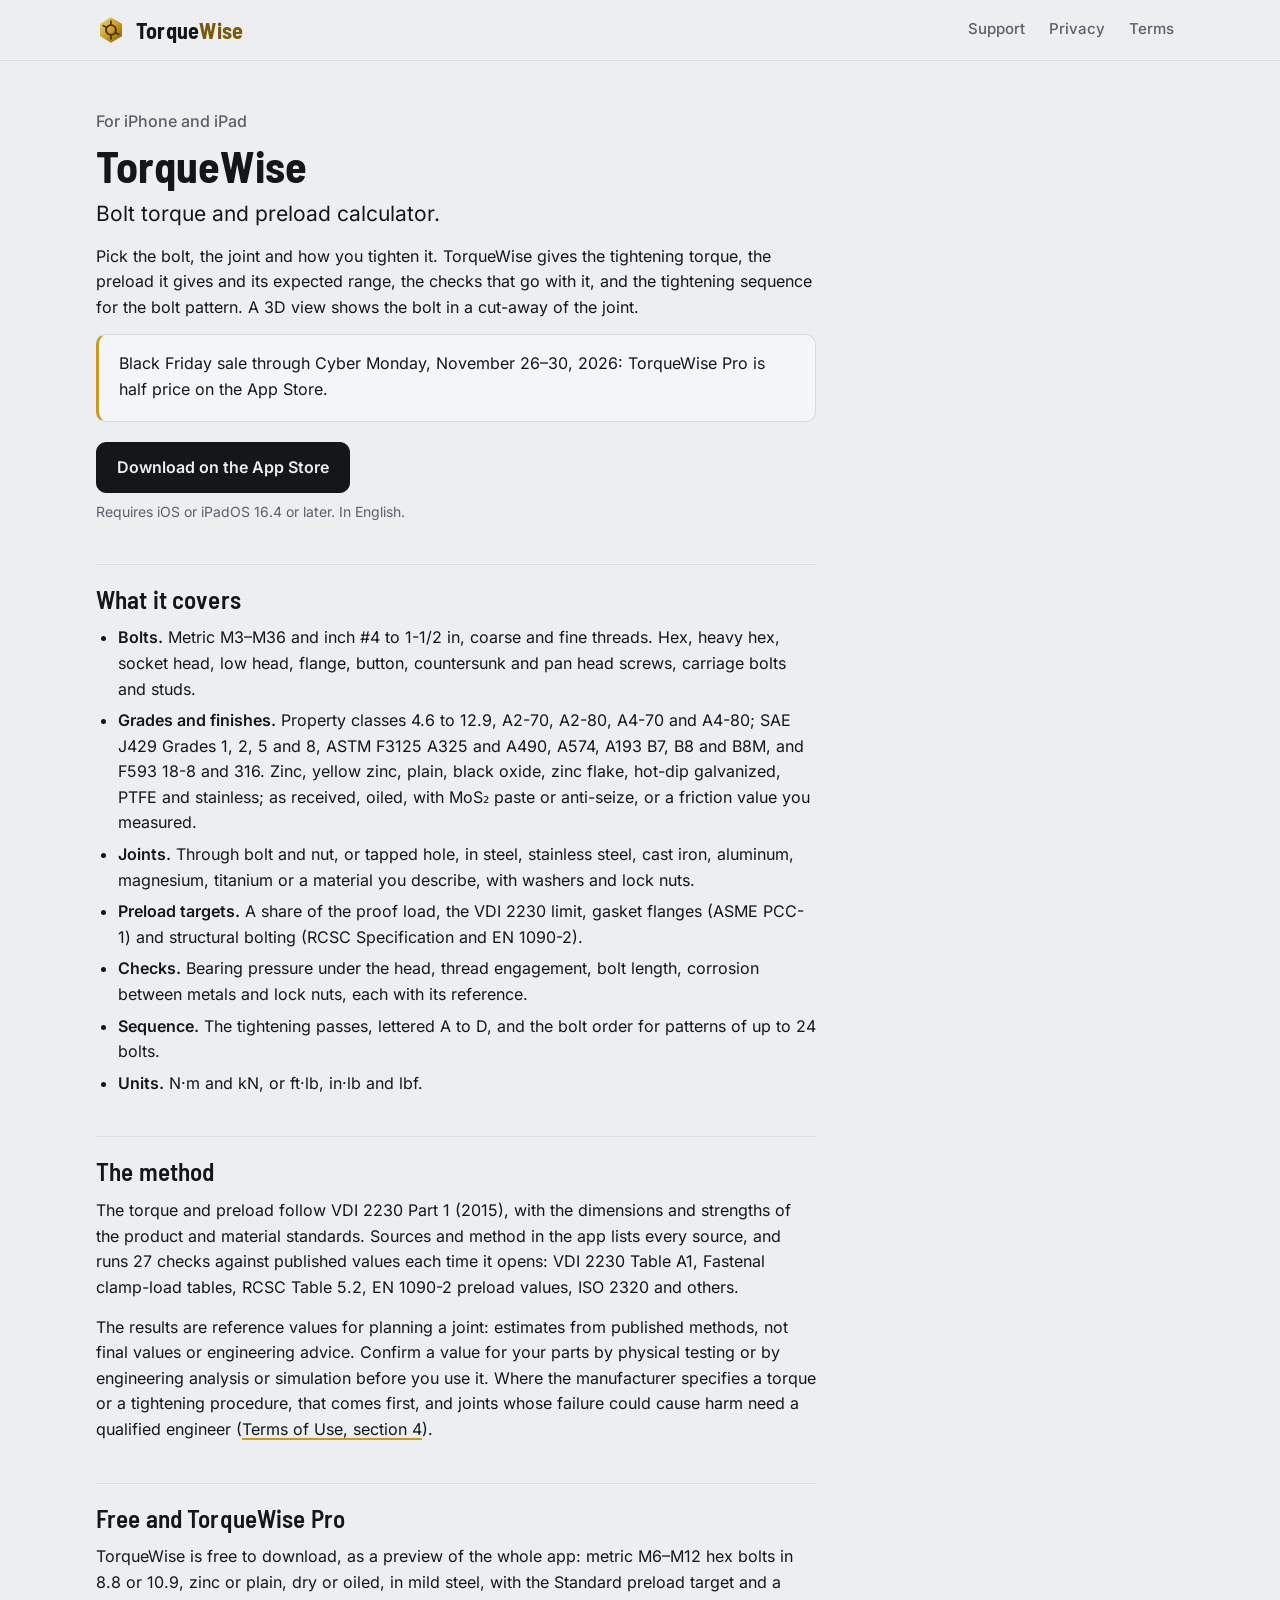
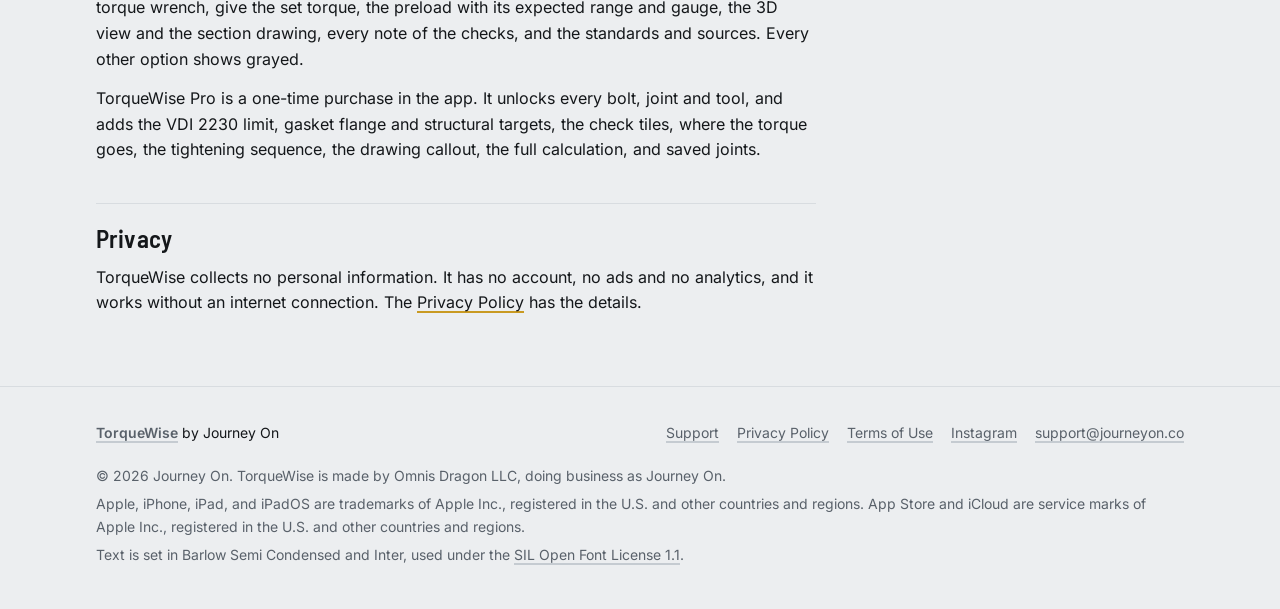
<file: index.html>
<!doctype html>
<html lang="en">
<head>
<meta charset="utf-8">
<meta name="viewport" content="width=device-width, initial-scale=1, viewport-fit=cover">
<meta http-equiv="Content-Security-Policy" content="default-src 'none'; style-src 'self'; font-src 'self'; img-src 'self'; base-uri 'none'; form-action 'none'">
<meta name="color-scheme" content="light dark">
<meta name="theme-color" content="#eceef0" media="(prefers-color-scheme: light)">
<meta name="theme-color" content="#0f1113" media="(prefers-color-scheme: dark)">
<title>TorqueWise: bolt torque and preload calculator for iPhone and iPad</title>
<meta name="description" content="TorqueWise gives the tightening torque and preload for a bolted joint, with the checks that go with it and the tightening sequence, following VDI 2230. An app for iPhone and iPad.">
<link rel="canonical" href="https://torquewise.journeyon.co/">
<link rel="icon" href="icons/icon-32.png" type="image/png" sizes="32x32">
<link rel="icon" href="icons/icon-192.png" type="image/png" sizes="192x192">
<link rel="apple-touch-icon" href="icons/apple-touch-icon.png">
<link rel="stylesheet" href="assets/site.css">
</head>
<body>
<a class="skip" href="#main">Skip to content</a>

<header class="site-head">
  <div class="wrap">
    <a class="brand" href="./" aria-current="page">
      <svg viewBox="0 0 32 32" aria-hidden="true"><defs><linearGradient id="bm" x1="0" y1="0" x2="1" y2="1"><stop offset="0" stop-color="#f3d27a"/><stop offset=".55" stop-color="#c99a22"/><stop offset="1" stop-color="#7a5b0b"/></linearGradient></defs><path d="M16 2.5 27.7 9.25v13.5L16 29.5 4.3 22.75V9.25Z" fill="url(#bm)"/><circle cx="16" cy="16" r="5.2" fill="none" stroke="#3b2c06" stroke-width="2"/><path d="M16 6.5v3M16 22.5v3M7.8 11.3l2.6 1.5M21.6 19.2l2.6 1.5" stroke="#3b2c06" stroke-width="1.6" stroke-linecap="round"/></svg>
      <span class="brand-name">Torque<span>Wise</span></span>
    </a>
    <nav class="site-nav" aria-label="Main">
      <ul>
        <li><a href="support/">Support</a></li>
        <li><a href="privacy/">Privacy</a></li>
        <li><a href="terms/">Terms</a></li>
      </ul>
    </nav>
  </div>
</header>

<main id="main" tabindex="-1">
  <div class="wrap">
    <article class="prose">
      <p class="eyebrow">For iPhone and iPad</p>
      <h1 class="page-title">TorqueWise</h1>
      <p class="lead">Bolt torque and preload calculator.</p>
      <p>Pick the bolt, the joint and how you tighten it. TorqueWise gives the tightening torque, the preload it gives and its expected range, the checks that go with it, and the tightening sequence for the bolt pattern. A 3D view shows the bolt in a cut-away of the joint.</p>
      <div class="summary"><p>Black Friday sale through Cyber Monday, November 26–30, 2026: TorqueWise Pro is half price on the App Store.</p></div>
      <p class="store"><a href="https://apps.apple.com/app/id6835197917">Download on the App Store</a></p>
      <p class="small muted">Requires iOS or iPadOS 16.4 or later. In English.</p>

      <h2 id="covers">What it covers</h2>
      <ul>
        <li><strong>Bolts.</strong> Metric M3–M36 and inch #4 to 1-1/2 in, coarse and fine threads. Hex, heavy hex, socket head, low head, flange, button, countersunk and pan head screws, carriage bolts and studs.</li>
        <li><strong>Grades and finishes.</strong> Property classes 4.6 to 12.9, A2-70, A2-80, A4-70 and A4-80; SAE J429 Grades 1, 2, 5 and 8, ASTM F3125 A325 and A490, A574, A193 B7, B8 and B8M, and F593 18-8 and 316. Zinc, yellow zinc, plain, black oxide, zinc flake, hot-dip galvanized, PTFE and stainless; as received, oiled, with MoS₂ paste or anti-seize, or a friction value you measured.</li>
        <li><strong>Joints.</strong> Through bolt and nut, or tapped hole, in steel, stainless steel, cast iron, aluminum, magnesium, titanium or a material you describe, with washers and lock nuts.</li>
        <li><strong>Preload targets.</strong> A share of the proof load, the VDI 2230 limit, gasket flanges (ASME PCC-1) and structural bolting (RCSC Specification and EN 1090-2).</li>
        <li><strong>Checks.</strong> Bearing pressure under the head, thread engagement, bolt length, corrosion between metals and lock nuts, each with its reference.</li>
        <li><strong>Sequence.</strong> The tightening passes, lettered A to D, and the bolt order for patterns of up to 24 bolts.</li>
        <li><strong>Units.</strong> N·m and kN, or ft·lb, in·lb and lbf.</li>
      </ul>

      <h2 id="method">The method</h2>
      <p>The torque and preload follow VDI 2230 Part 1 (2015), with the dimensions and strengths of the product and material standards. Sources and method in the app lists every source, and runs 27 checks against published values each time it opens: VDI 2230 Table A1, Fastenal clamp-load tables, RCSC Table 5.2, EN 1090-2 preload values, ISO 2320 and others.</p>
      <p>The results are reference values for planning a joint: estimates from published methods, not final values or engineering advice. Confirm a value for your parts by physical testing or by engineering analysis or simulation before you use it. Where the manufacturer specifies a torque or a tightening procedure, that comes first, and joints whose failure could cause harm need a qualified engineer (<a href="terms/#use">Terms of Use, section 4</a>).</p>

      <h2 id="free-pro">Free and TorqueWise Pro</h2>
      <p>TorqueWise is free to download, as a preview of the whole app: metric M6–M12 hex bolts in 8.8 or 10.9, zinc or plain, dry or oiled, in mild steel, with the Standard preload target and a torque wrench, give the set torque, the preload with its expected range and gauge, the 3D view and the section drawing, every note of the checks, and the standards and sources. Every other option shows grayed.</p>
      <p>TorqueWise Pro is a one-time purchase in the app. It unlocks every bolt, joint and tool, and adds the VDI 2230 limit, gasket flange and structural targets, the check tiles, where the torque goes, the tightening sequence, the drawing callout, the full calculation, and saved joints.</p>

      <h2 id="privacy">Privacy</h2>
      <p>TorqueWise collects no personal information. It has no account, no ads and no analytics, and it works without an internet connection. The <a href="privacy/">Privacy Policy</a> has the details.</p>
    </article>
  </div>
</main>

<footer class="site-foot">
  <div class="wrap">
    <div class="foot-top">
      <p class="foot-brand"><a href="./"><strong>TorqueWise</strong></a> by Journey On</p>
      <nav aria-label="Footer">
        <ul class="foot-links">
          <li><a href="support/">Support</a></li>
          <li><a href="privacy/">Privacy Policy</a></li>
          <li><a href="terms/">Terms of Use</a></li>
          <li><a href="https://www.instagram.com/journeyon_co/">Instagram</a></li>
          <li><a href="mailto:support@journeyon.co">support@journeyon.co</a></li>
        </ul>
      </nav>
    </div>
    <p>© 2026 Journey On. TorqueWise is made by Omnis Dragon LLC, doing business as Journey On.</p>
    <p>Apple, iPhone, iPad, and iPadOS are trademarks of Apple Inc., registered in the U.S. and other countries and regions. App Store and iCloud are service marks of Apple Inc., registered in the U.S. and other countries and regions.</p>
    <p>Text is set in Barlow Semi Condensed and Inter, used under the <a href="fonts/LICENSE.txt">SIL Open Font License 1.1</a>.</p>
  </div>
</footer>
</body>
</html>
</file>
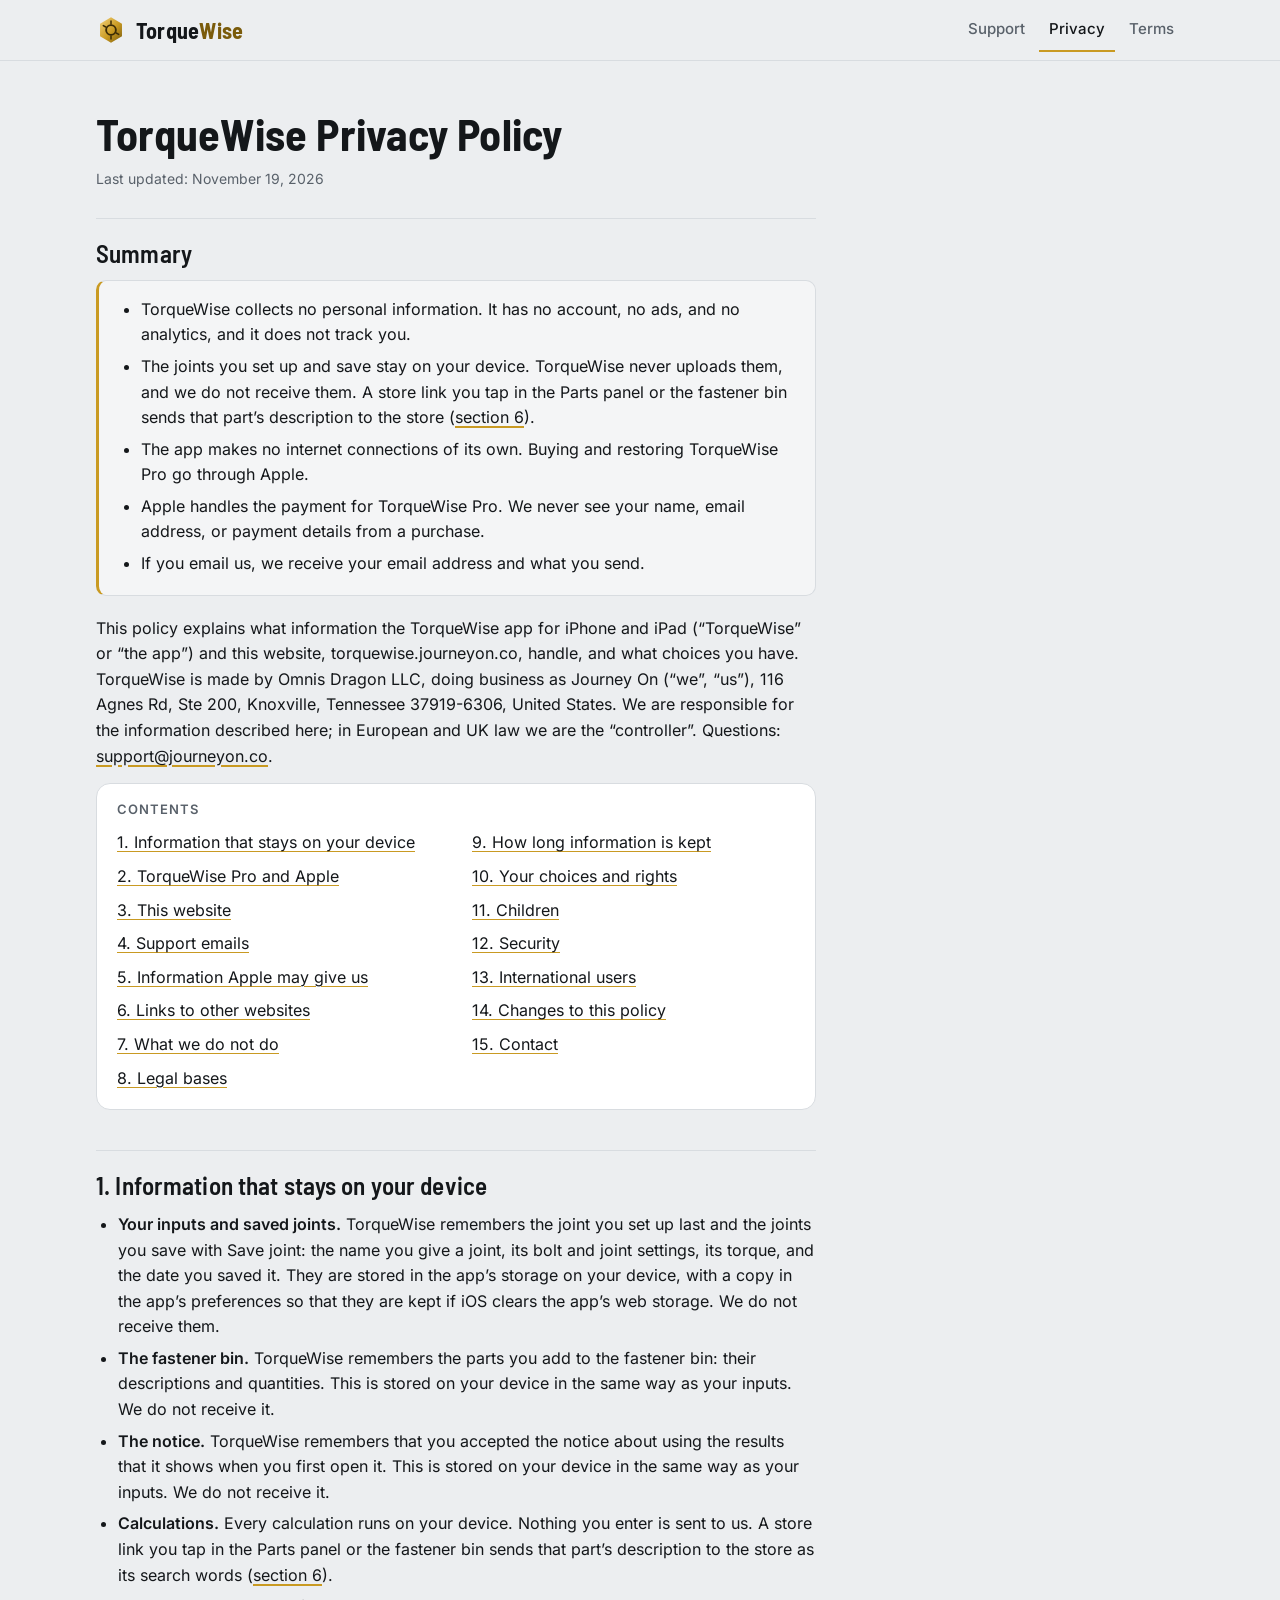
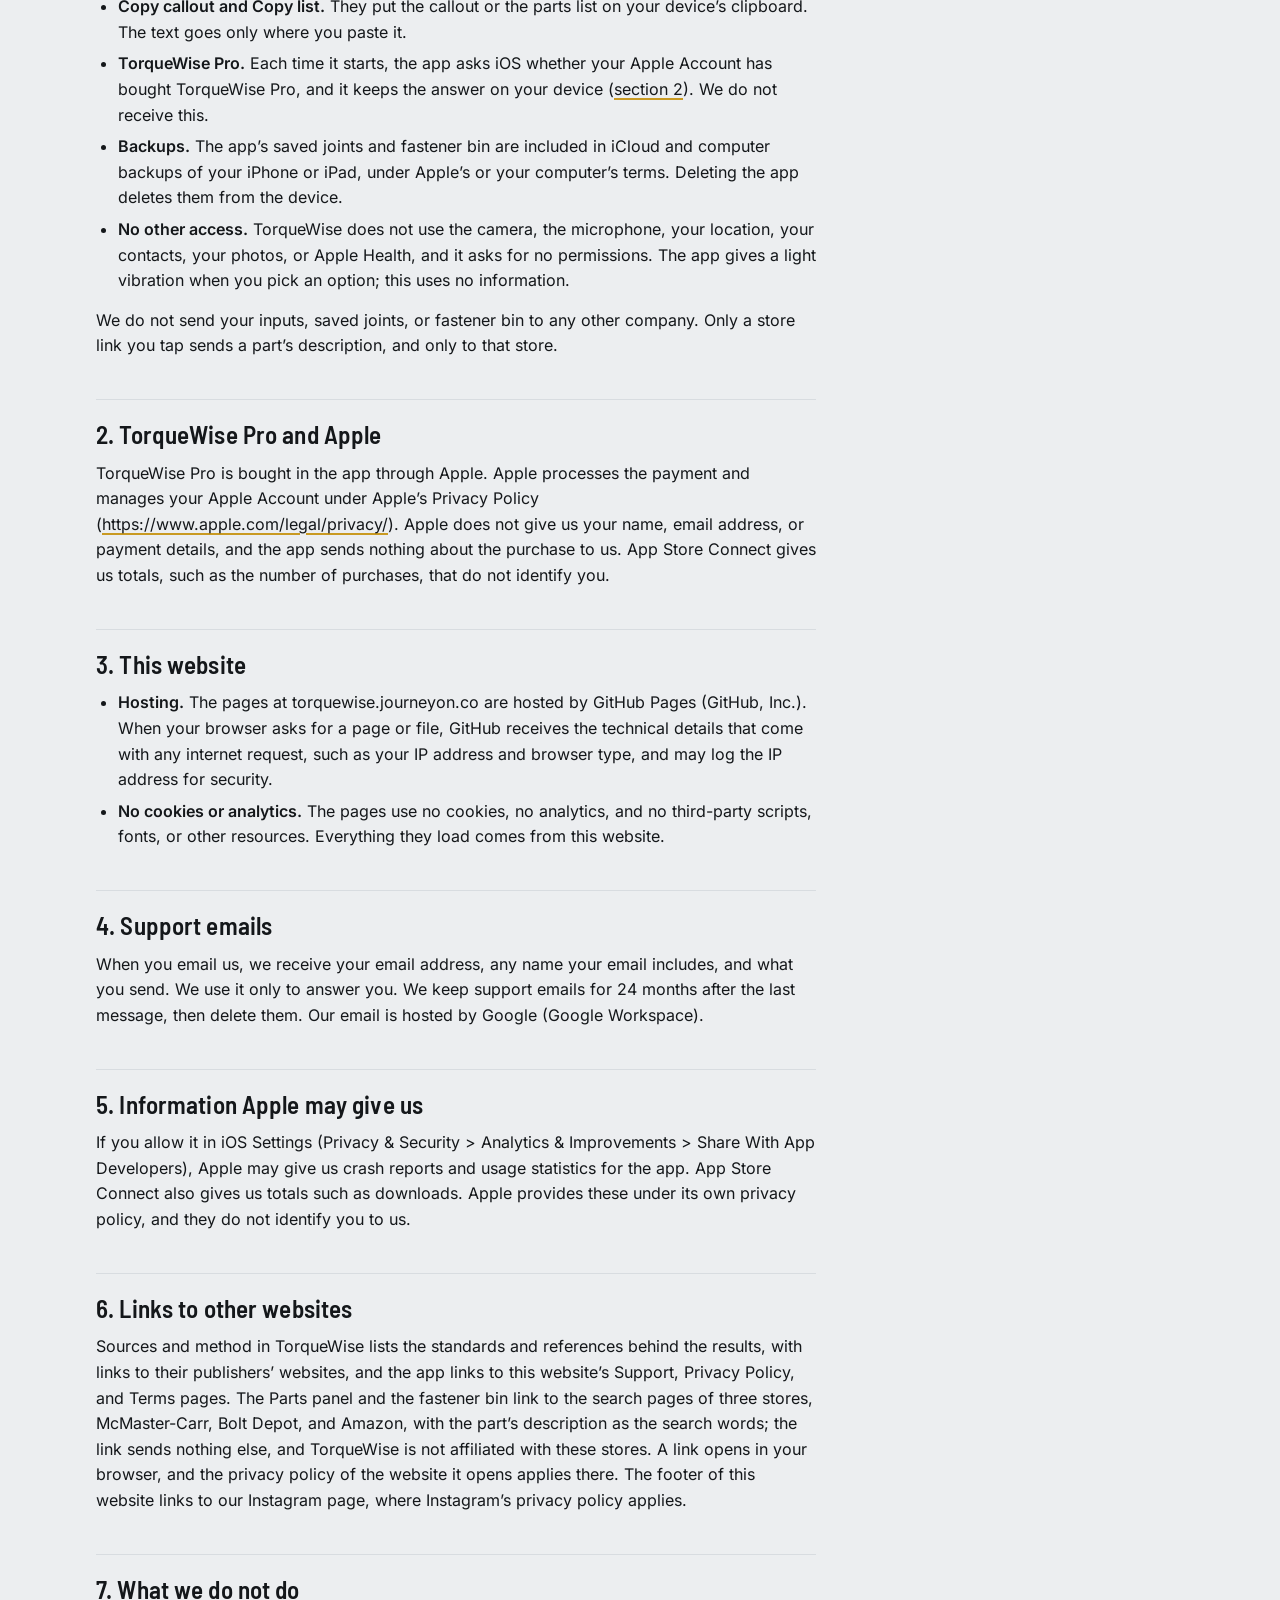
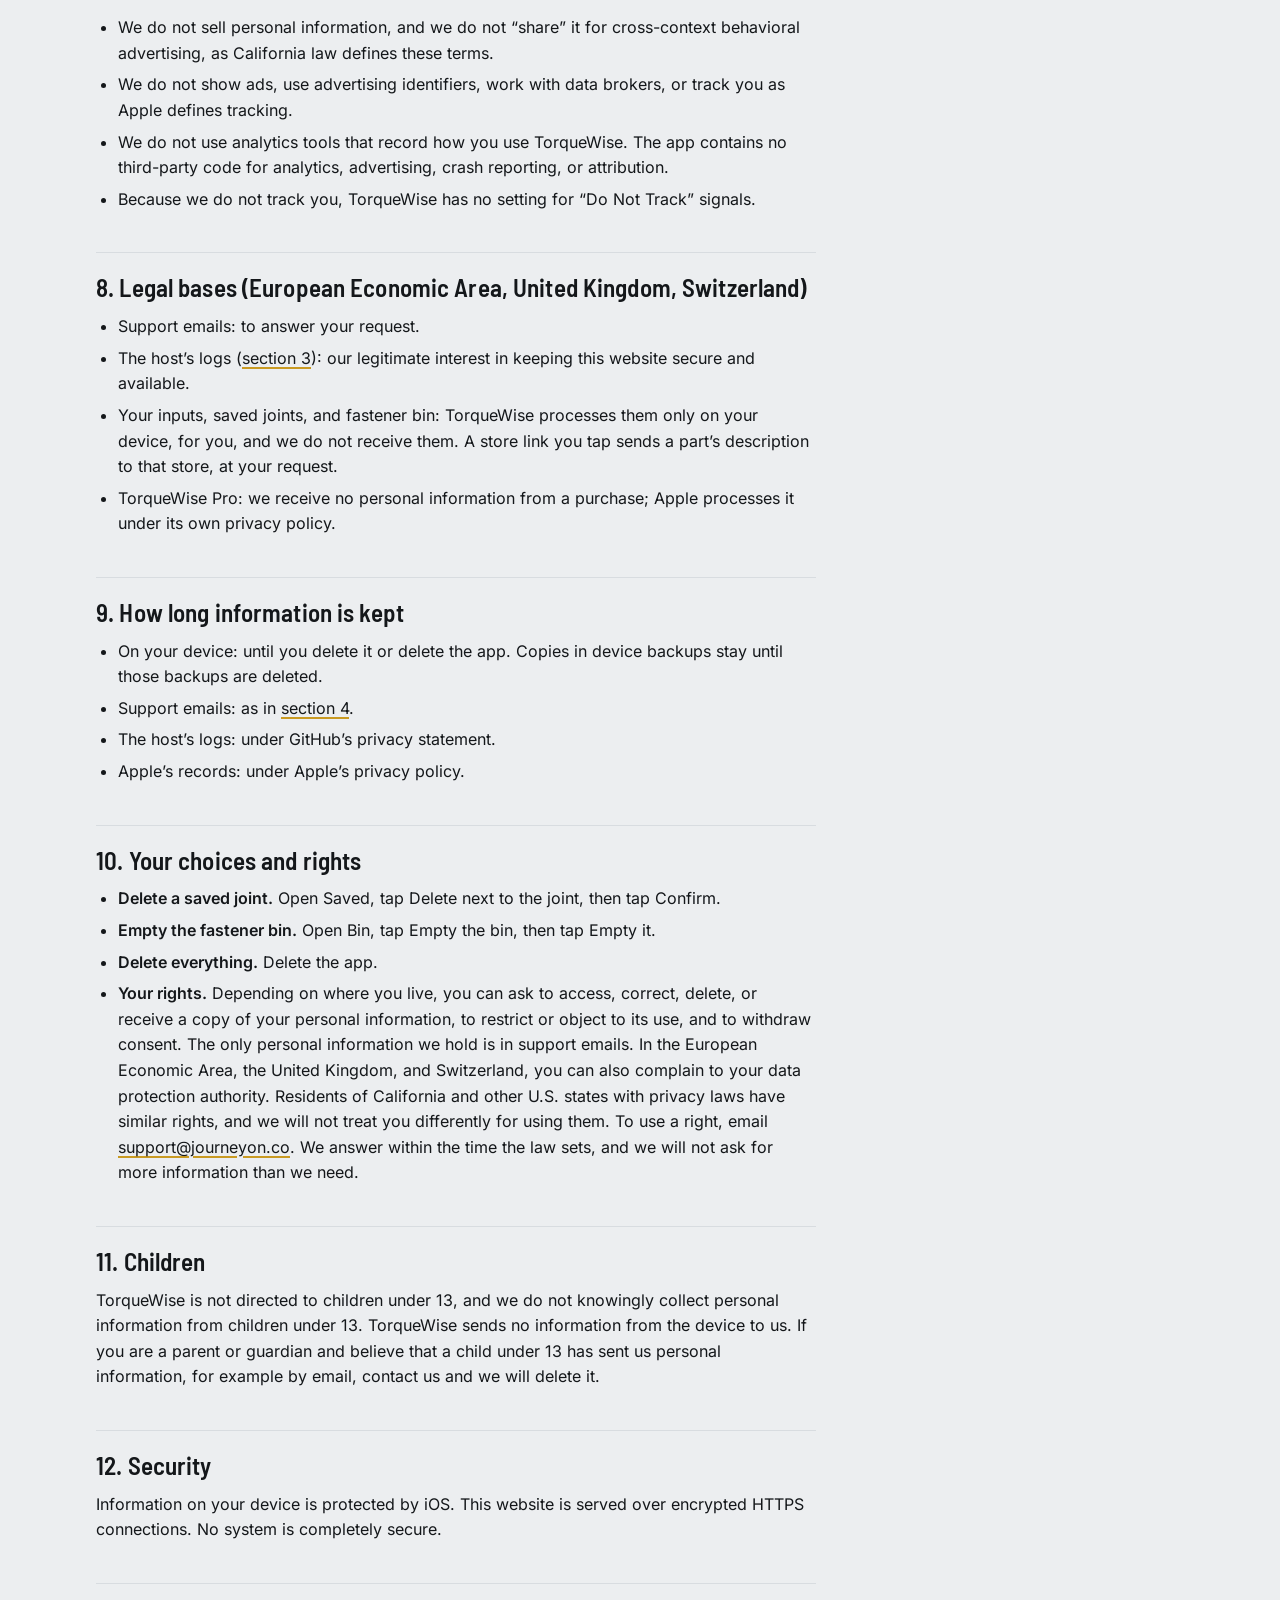
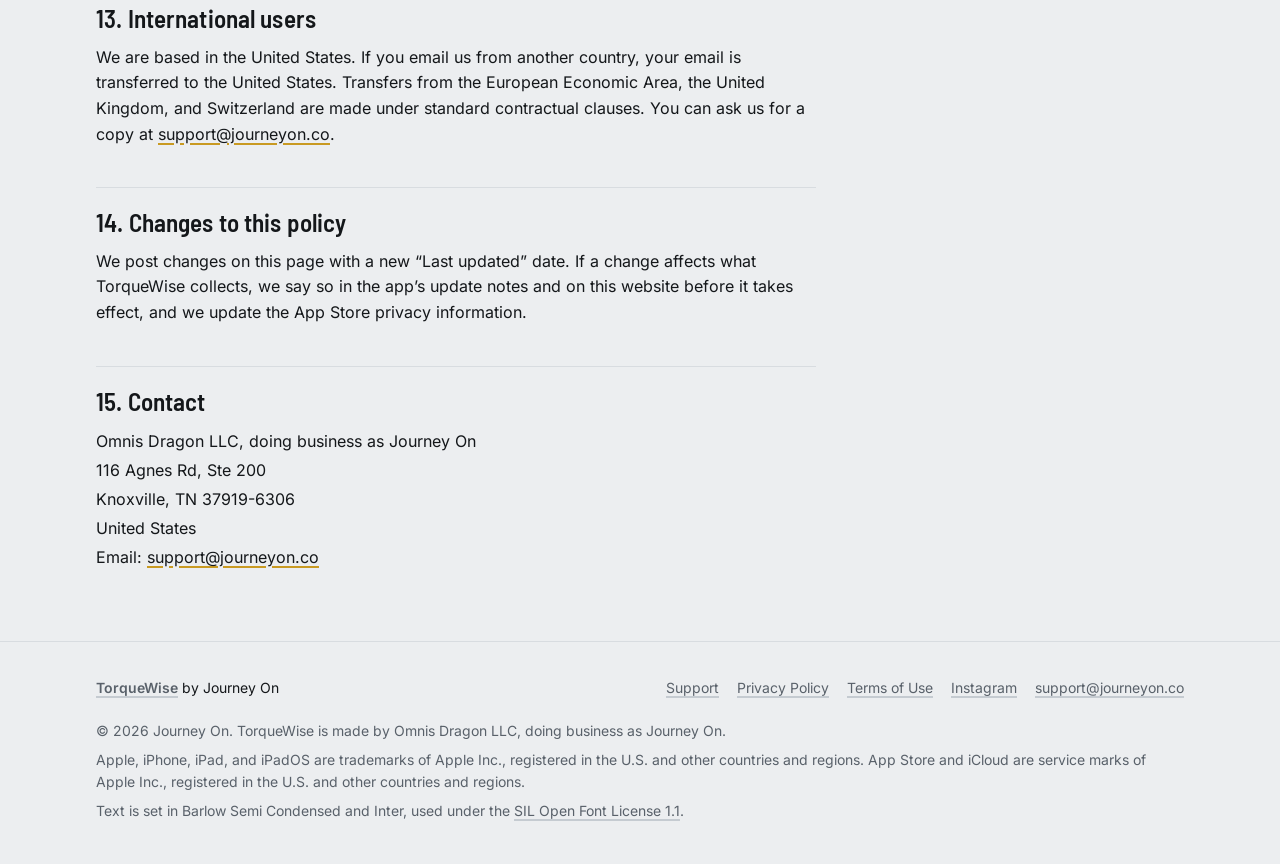
<file: privacy/index.html>
<!doctype html>
<html lang="en">
<head>
<meta charset="utf-8">
<meta name="viewport" content="width=device-width, initial-scale=1, viewport-fit=cover">
<meta http-equiv="Content-Security-Policy" content="default-src 'none'; style-src 'self'; font-src 'self'; img-src 'self'; base-uri 'none'; form-action 'none'">
<meta name="color-scheme" content="light dark">
<meta name="theme-color" content="#eceef0" media="(prefers-color-scheme: light)">
<meta name="theme-color" content="#0f1113" media="(prefers-color-scheme: dark)">
<title>TorqueWise Privacy Policy</title>
<meta name="description" content="TorqueWise collects no personal information. What stays on your device, how TorqueWise Pro is bought through Apple, what this website’s host receives, and what choices you have.">
<link rel="canonical" href="https://torquewise.journeyon.co/privacy/">
<link rel="icon" href="../icons/icon-32.png" type="image/png" sizes="32x32">
<link rel="icon" href="../icons/icon-192.png" type="image/png" sizes="192x192">
<link rel="apple-touch-icon" href="../icons/apple-touch-icon.png">
<link rel="stylesheet" href="../assets/site.css">
</head>
<body>
<a class="skip" href="#main">Skip to content</a>

<header class="site-head">
  <div class="wrap">
    <a class="brand" href="../">
      <svg viewBox="0 0 32 32" aria-hidden="true"><defs><linearGradient id="bm" x1="0" y1="0" x2="1" y2="1"><stop offset="0" stop-color="#f3d27a"/><stop offset=".55" stop-color="#c99a22"/><stop offset="1" stop-color="#7a5b0b"/></linearGradient></defs><path d="M16 2.5 27.7 9.25v13.5L16 29.5 4.3 22.75V9.25Z" fill="url(#bm)"/><circle cx="16" cy="16" r="5.2" fill="none" stroke="#3b2c06" stroke-width="2"/><path d="M16 6.5v3M16 22.5v3M7.8 11.3l2.6 1.5M21.6 19.2l2.6 1.5" stroke="#3b2c06" stroke-width="1.6" stroke-linecap="round"/></svg>
      <span class="brand-name">Torque<span>Wise</span></span>
    </a>
    <nav class="site-nav" aria-label="Main">
      <ul>
        <li><a href="../support/">Support</a></li>
        <li><a href="../privacy/" aria-current="page">Privacy</a></li>
        <li><a href="../terms/">Terms</a></li>
      </ul>
    </nav>
  </div>
</header>

<main id="main" tabindex="-1">
  <div class="wrap">
    <article class="prose">
      <h1 class="page-title">TorqueWise Privacy Policy</h1>
      <p class="updated">Last updated: November 19, 2026</p>

      <h2 id="summary" class="first">Summary</h2>
      <div class="summary">
        <ul>
          <li>TorqueWise collects no personal information. It has no account, no ads, and no analytics, and it does not track you.</li>
          <li>The joints you set up and save stay on your device. TorqueWise never uploads them, and we do not receive them. A store link you tap in the Parts panel or the fastener bin sends that part’s description to the store (<a href="#links">section 6</a>).</li>
          <li>The app makes no internet connections of its own. Buying and restoring TorqueWise Pro go through Apple.</li>
          <li>Apple handles the payment for TorqueWise Pro. We never see your name, email address, or payment details from a purchase.</li>
          <li>If you email us, we receive your email address and what you send.</li>
        </ul>
      </div>

      <p>This policy explains what information the TorqueWise app for iPhone and iPad (“TorqueWise” or “the app”) and this website, torquewise.journeyon.co, handle, and what choices you have. TorqueWise is made by Omnis Dragon LLC, doing business as Journey On (“we”, “us”), 116 Agnes Rd, Ste 200, Knoxville, Tennessee 37919-6306, United States. We are responsible for the information described here; in European and UK law we are the “controller”. Questions: <a href="mailto:support@journeyon.co">support@journeyon.co</a>.</p>

      <nav class="toc" aria-labelledby="toc-title">
        <h2 id="toc-title">Contents</h2>
        <ol>
          <li><a href="#on-device">1. Information that stays on your device</a></li>
          <li><a href="#purchases">2. TorqueWise Pro and Apple</a></li>
          <li><a href="#website">3. This website</a></li>
          <li><a href="#support-emails">4. Support emails</a></li>
          <li><a href="#apple-info">5. Information Apple may give us</a></li>
          <li><a href="#links">6. Links to other websites</a></li>
          <li><a href="#do-not">7. What we do not do</a></li>
          <li><a href="#legal-bases">8. Legal bases</a></li>
          <li><a href="#retention">9. How long information is kept</a></li>
          <li><a href="#rights">10. Your choices and rights</a></li>
          <li><a href="#children">11. Children</a></li>
          <li><a href="#security">12. Security</a></li>
          <li><a href="#international">13. International users</a></li>
          <li><a href="#changes">14. Changes to this policy</a></li>
          <li><a href="#contact">15. Contact</a></li>
        </ol>
      </nav>

      <h2 id="on-device">1. Information that stays on your device</h2>
      <ul>
        <li><strong>Your inputs and saved joints.</strong> TorqueWise remembers the joint you set up last and the joints you save with Save joint: the name you give a joint, its bolt and joint settings, its torque, and the date you saved it. They are stored in the app’s storage on your device, with a copy in the app’s preferences so that they are kept if iOS clears the app’s web storage. We do not receive them.</li>
        <li><strong>The fastener bin.</strong> TorqueWise remembers the parts you add to the fastener bin: their descriptions and quantities. This is stored on your device in the same way as your inputs. We do not receive it.</li>
        <li><strong>The notice.</strong> TorqueWise remembers that you accepted the notice about using the results that it shows when you first open it. This is stored on your device in the same way as your inputs. We do not receive it.</li>
        <li><strong>Calculations.</strong> Every calculation runs on your device. Nothing you enter is sent to us. A store link you tap in the Parts panel or the fastener bin sends that part’s description to the store as its search words (<a href="#links">section 6</a>).</li>
        <li><strong>Copy callout and Copy list.</strong> They put the callout or the parts list on your device’s clipboard. The text goes only where you paste it.</li>
        <li><strong>TorqueWise Pro.</strong> Each time it starts, the app asks iOS whether your Apple Account has bought TorqueWise Pro, and it keeps the answer on your device (<a href="#purchases">section 2</a>). We do not receive this.</li>
        <li><strong>Backups.</strong> The app’s saved joints and fastener bin are included in iCloud and computer backups of your iPhone or iPad, under Apple’s or your computer’s terms. Deleting the app deletes them from the device.</li>
        <li><strong>No other access.</strong> TorqueWise does not use the camera, the microphone, your location, your contacts, your photos, or Apple Health, and it asks for no permissions. The app gives a light vibration when you pick an option; this uses no information.</li>
      </ul>
      <p>We do not send your inputs, saved joints, or fastener bin to any other company. Only a store link you tap sends a part’s description, and only to that store.</p>

      <h2 id="purchases">2. TorqueWise Pro and Apple</h2>
      <p>TorqueWise Pro is bought in the app through Apple. Apple processes the payment and manages your Apple Account under Apple’s Privacy Policy (<a href="https://www.apple.com/legal/privacy/">https://www.apple.com/legal/privacy/</a>). Apple does not give us your name, email address, or payment details, and the app sends nothing about the purchase to us. App Store Connect gives us totals, such as the number of purchases, that do not identify you.</p>

      <h2 id="website">3. This website</h2>
      <ul>
        <li><strong>Hosting.</strong> The pages at torquewise.journeyon.co are hosted by GitHub Pages (GitHub, Inc.). When your browser asks for a page or file, GitHub receives the technical details that come with any internet request, such as your IP address and browser type, and may log the IP address for security.</li>
        <li><strong>No cookies or analytics.</strong> The pages use no cookies, no analytics, and no third-party scripts, fonts, or other resources. Everything they load comes from this website.</li>
      </ul>

      <h2 id="support-emails">4. Support emails</h2>
      <p>When you email us, we receive your email address, any name your email includes, and what you send. We use it only to answer you. We keep support emails for 24 months after the last message, then delete them. Our email is hosted by Google (Google Workspace).</p>

      <h2 id="apple-info">5. Information Apple may give us</h2>
      <p>If you allow it in iOS Settings (Privacy &amp; Security &gt; Analytics &amp; Improvements &gt; Share With App Developers), Apple may give us crash reports and usage statistics for the app. App Store Connect also gives us totals such as downloads. Apple provides these under its own privacy policy, and they do not identify you to us.</p>

      <h2 id="links">6. Links to other websites</h2>
      <p>Sources and method in TorqueWise lists the standards and references behind the results, with links to their publishers’ websites, and the app links to this website’s Support, Privacy Policy, and Terms pages. The Parts panel and the fastener bin link to the search pages of three stores, McMaster-Carr, Bolt Depot, and Amazon, with the part’s description as the search words; the link sends nothing else, and TorqueWise is not affiliated with these stores. A link opens in your browser, and the privacy policy of the website it opens applies there. The footer of this website links to our Instagram page, where Instagram’s privacy policy applies.</p>

      <h2 id="do-not">7. What we do not do</h2>
      <ul>
        <li>We do not sell personal information, and we do not “share” it for cross-context behavioral advertising, as California law defines these terms.</li>
        <li>We do not show ads, use advertising identifiers, work with data brokers, or track you as Apple defines tracking.</li>
        <li>We do not use analytics tools that record how you use TorqueWise. The app contains no third-party code for analytics, advertising, crash reporting, or attribution.</li>
        <li>Because we do not track you, TorqueWise has no setting for “Do Not Track” signals.</li>
      </ul>

      <h2 id="legal-bases">8. Legal bases (European Economic Area, United Kingdom, Switzerland)</h2>
      <ul>
        <li>Support emails: to answer your request.</li>
        <li>The host’s logs (<a href="#website">section 3</a>): our legitimate interest in keeping this website secure and available.</li>
        <li>Your inputs, saved joints, and fastener bin: TorqueWise processes them only on your device, for you, and we do not receive them. A store link you tap sends a part’s description to that store, at your request.</li>
        <li>TorqueWise Pro: we receive no personal information from a purchase; Apple processes it under its own privacy policy.</li>
      </ul>

      <h2 id="retention">9. How long information is kept</h2>
      <ul>
        <li>On your device: until you delete it or delete the app. Copies in device backups stay until those backups are deleted.</li>
        <li>Support emails: as in <a href="#support-emails">section 4</a>.</li>
        <li>The host’s logs: under GitHub’s privacy statement.</li>
        <li>Apple’s records: under Apple’s privacy policy.</li>
      </ul>

      <h2 id="rights">10. Your choices and rights</h2>
      <ul>
        <li><strong>Delete a saved joint.</strong> Open Saved, tap Delete next to the joint, then tap Confirm.</li>
        <li><strong>Empty the fastener bin.</strong> Open Bin, tap Empty the bin, then tap Empty it.</li>
        <li><strong>Delete everything.</strong> Delete the app.</li>
        <li><strong>Your rights.</strong> Depending on where you live, you can ask to access, correct, delete, or receive a copy of your personal information, to restrict or object to its use, and to withdraw consent. The only personal information we hold is in support emails. In the European Economic Area, the United Kingdom, and Switzerland, you can also complain to your data protection authority. Residents of California and other U.S. states with privacy laws have similar rights, and we will not treat you differently for using them. To use a right, email <a href="mailto:support@journeyon.co">support@journeyon.co</a>. We answer within the time the law sets, and we will not ask for more information than we need.</li>
      </ul>

      <h2 id="children">11. Children</h2>
      <p>TorqueWise is not directed to children under 13, and we do not knowingly collect personal information from children under 13. TorqueWise sends no information from the device to us. If you are a parent or guardian and believe that a child under 13 has sent us personal information, for example by email, contact us and we will delete it.</p>

      <h2 id="security">12. Security</h2>
      <p>Information on your device is protected by iOS. This website is served over encrypted HTTPS connections. No system is completely secure.</p>

      <h2 id="international">13. International users</h2>
      <p>We are based in the United States. If you email us from another country, your email is transferred to the United States. Transfers from the European Economic Area, the United Kingdom, and Switzerland are made under standard contractual clauses. You can ask us for a copy at <a href="mailto:support@journeyon.co">support@journeyon.co</a>.</p>

      <h2 id="changes">14. Changes to this policy</h2>
      <p>We post changes on this page with a new “Last updated” date. If a change affects what TorqueWise collects, we say so in the app’s update notes and on this website before it takes effect, and we update the App Store privacy information.</p>

      <h2 id="contact">15. Contact</h2>
      <address class="address">
        Omnis Dragon LLC, doing business as Journey On<br>
        116 Agnes Rd, Ste 200<br>
        Knoxville, TN 37919-6306<br>
        United States<br>
        Email: <a href="mailto:support@journeyon.co">support@journeyon.co</a>
      </address>
    </article>
  </div>
</main>

<footer class="site-foot">
  <div class="wrap">
    <div class="foot-top">
      <p class="foot-brand"><a href="../"><strong>TorqueWise</strong></a> by Journey On</p>
      <nav aria-label="Footer">
        <ul class="foot-links">
          <li><a href="../support/">Support</a></li>
          <li><a href="../privacy/">Privacy Policy</a></li>
          <li><a href="../terms/">Terms of Use</a></li>
          <li><a href="https://www.instagram.com/journeyon_co/">Instagram</a></li>
          <li><a href="mailto:support@journeyon.co">support@journeyon.co</a></li>
        </ul>
      </nav>
    </div>
    <p>© 2026 Journey On. TorqueWise is made by Omnis Dragon LLC, doing business as Journey On.</p>
    <p>Apple, iPhone, iPad, and iPadOS are trademarks of Apple Inc., registered in the U.S. and other countries and regions. App Store and iCloud are service marks of Apple Inc., registered in the U.S. and other countries and regions.</p>
    <p>Text is set in Barlow Semi Condensed and Inter, used under the <a href="../fonts/LICENSE.txt">SIL Open Font License 1.1</a>.</p>
  </div>
</footer>
</body>
</html>
</file>
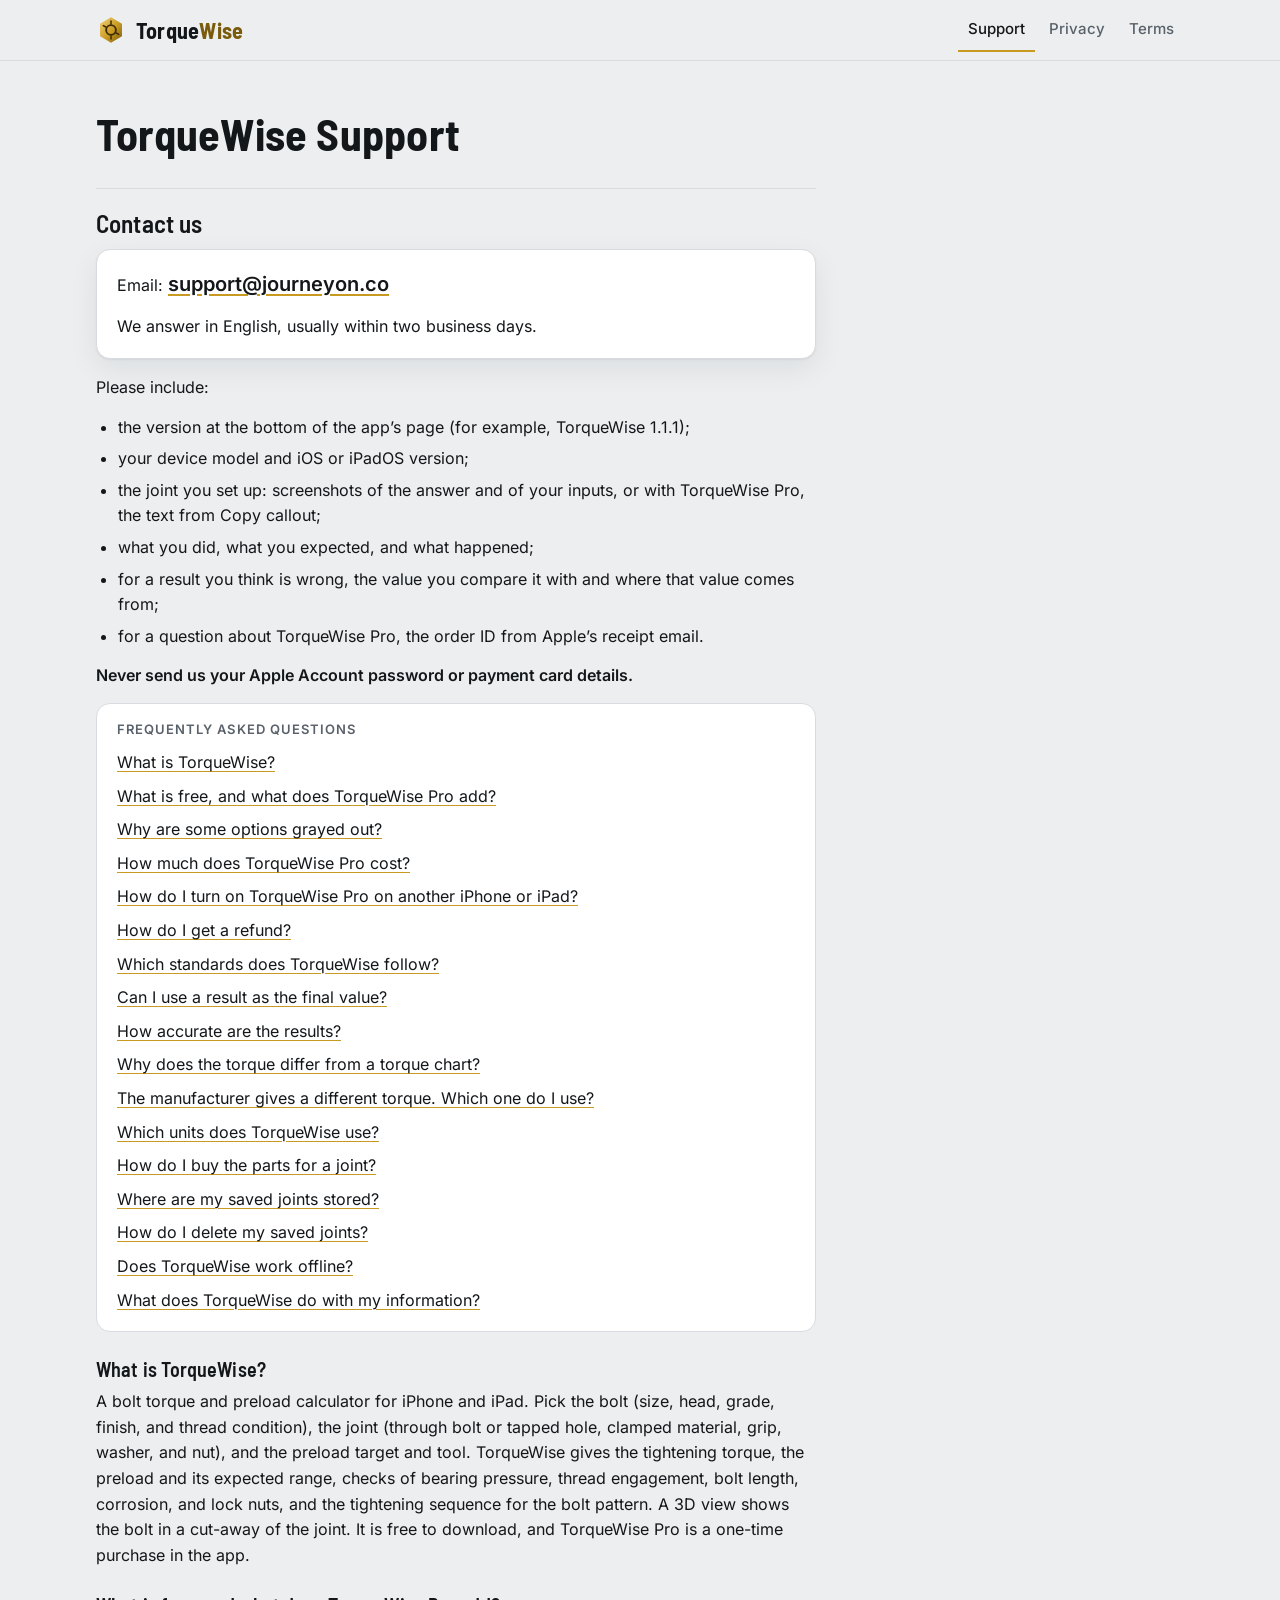
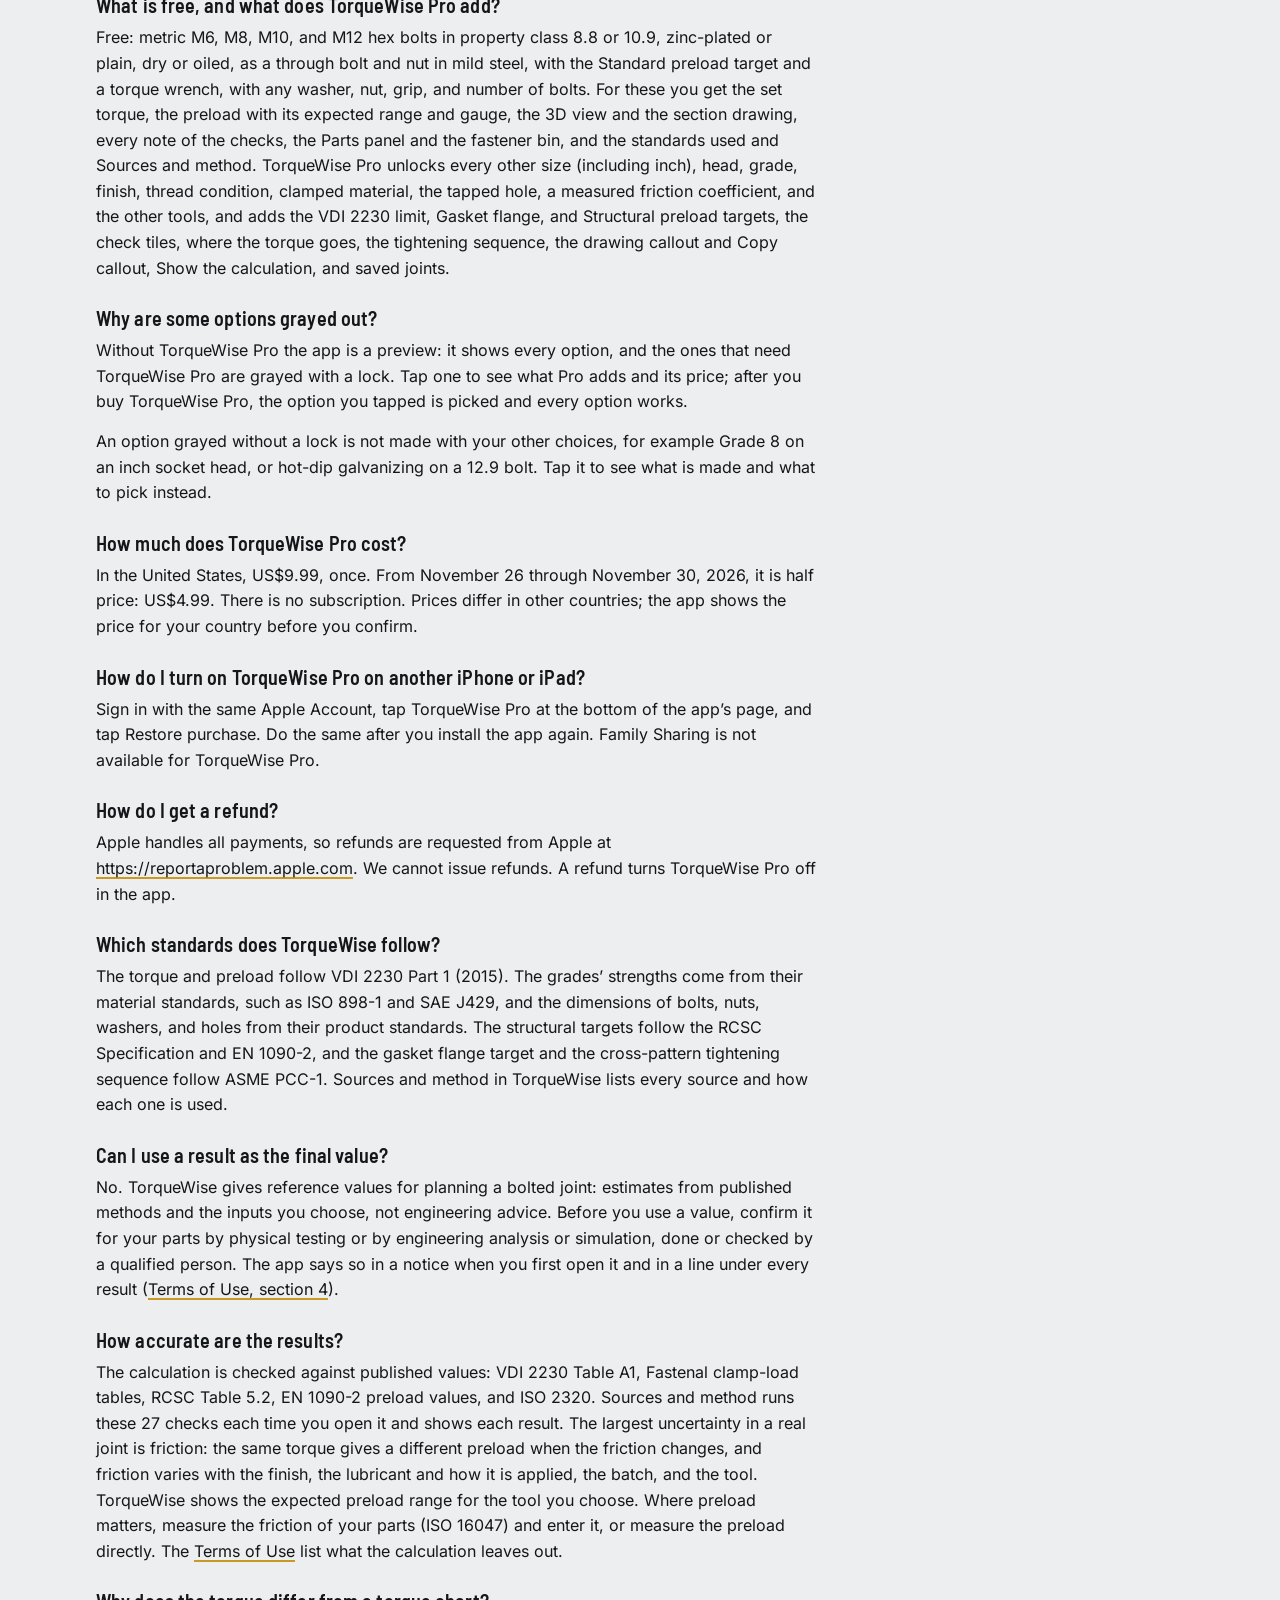
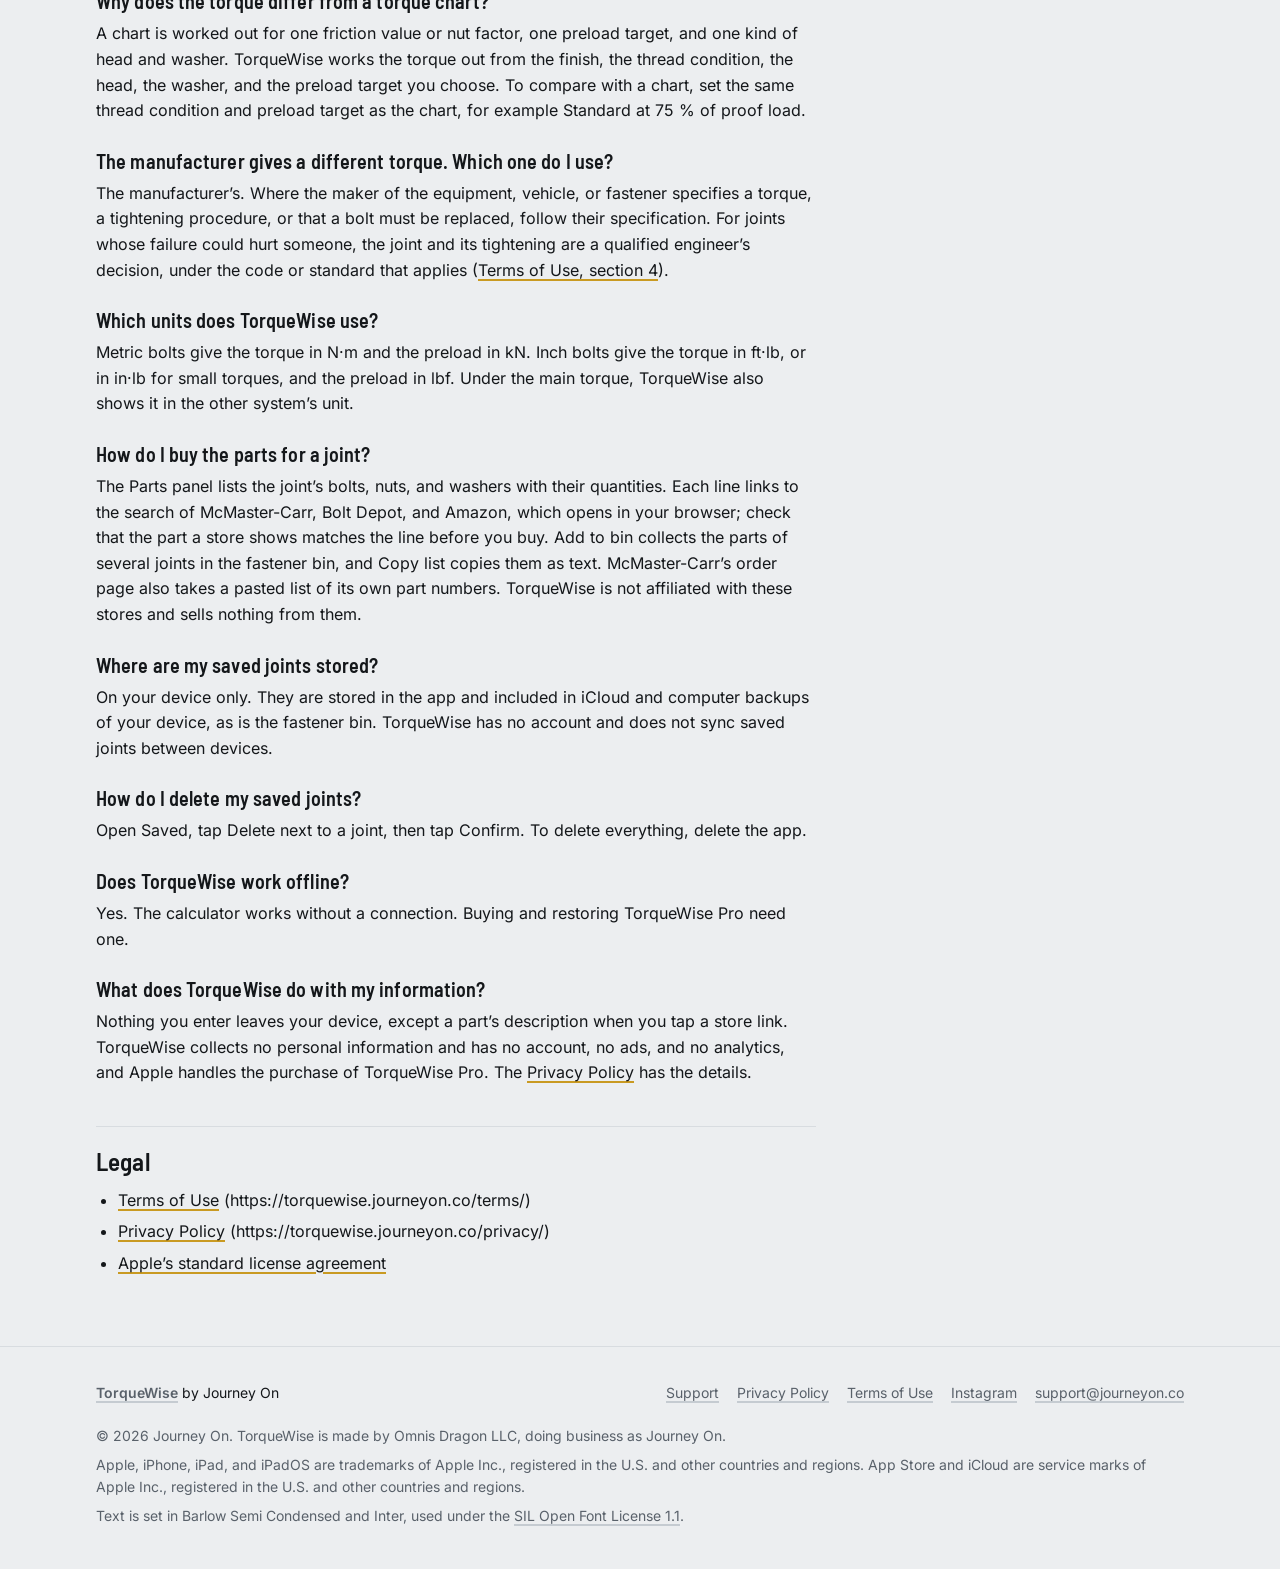
<file: support/index.html>
<!doctype html>
<html lang="en">
<head>
<meta charset="utf-8">
<meta name="viewport" content="width=device-width, initial-scale=1, viewport-fit=cover">
<meta http-equiv="Content-Security-Policy" content="default-src 'none'; style-src 'self'; font-src 'self'; img-src 'self'; base-uri 'none'; form-action 'none'">
<meta name="color-scheme" content="light dark">
<meta name="theme-color" content="#eceef0" media="(prefers-color-scheme: light)">
<meta name="theme-color" content="#0f1113" media="(prefers-color-scheme: dark)">
<title>TorqueWise Support</title>
<meta name="description" content="How to contact TorqueWise support, and answers to common questions about the bolt torque and preload calculator for iPhone and iPad and TorqueWise Pro.">
<link rel="canonical" href="https://torquewise.journeyon.co/support/">
<link rel="icon" href="../icons/icon-32.png" type="image/png" sizes="32x32">
<link rel="icon" href="../icons/icon-192.png" type="image/png" sizes="192x192">
<link rel="apple-touch-icon" href="../icons/apple-touch-icon.png">
<link rel="stylesheet" href="../assets/site.css">
</head>
<body>
<a class="skip" href="#main">Skip to content</a>

<header class="site-head">
  <div class="wrap">
    <a class="brand" href="../">
      <svg viewBox="0 0 32 32" aria-hidden="true"><defs><linearGradient id="bm" x1="0" y1="0" x2="1" y2="1"><stop offset="0" stop-color="#f3d27a"/><stop offset=".55" stop-color="#c99a22"/><stop offset="1" stop-color="#7a5b0b"/></linearGradient></defs><path d="M16 2.5 27.7 9.25v13.5L16 29.5 4.3 22.75V9.25Z" fill="url(#bm)"/><circle cx="16" cy="16" r="5.2" fill="none" stroke="#3b2c06" stroke-width="2"/><path d="M16 6.5v3M16 22.5v3M7.8 11.3l2.6 1.5M21.6 19.2l2.6 1.5" stroke="#3b2c06" stroke-width="1.6" stroke-linecap="round"/></svg>
      <span class="brand-name">Torque<span>Wise</span></span>
    </a>
    <nav class="site-nav" aria-label="Main">
      <ul>
        <li><a href="../support/" aria-current="page">Support</a></li>
        <li><a href="../privacy/">Privacy</a></li>
        <li><a href="../terms/">Terms</a></li>
      </ul>
    </nav>
  </div>
</header>

<main id="main" tabindex="-1">
  <div class="wrap">
    <article class="prose">
      <h1 class="page-title">TorqueWise Support</h1>

      <h2 id="contact" class="first">Contact us</h2>
      <div class="contact-box">
        <p>Email: <a class="email" href="mailto:support@journeyon.co">support@journeyon.co</a></p>
        <p>We answer in English, usually within two business days.</p>
      </div>
      <p>Please include:</p>
      <ul>
        <li>the version at the bottom of the app’s page (for example, TorqueWise 1.1.1);</li>
        <li>your device model and iOS or iPadOS version;</li>
        <li>the joint you set up: screenshots of the answer and of your inputs, or with TorqueWise Pro, the text from Copy callout;</li>
        <li>what you did, what you expected, and what happened;</li>
        <li>for a result you think is wrong, the value you compare it with and where that value comes from;</li>
        <li>for a question about TorqueWise Pro, the order ID from Apple’s receipt email.</li>
      </ul>
      <p><strong>Never send us your Apple Account password or payment card details.</strong></p>

      <nav class="toc" aria-labelledby="faq-toc">
        <h2 id="faq-toc">Frequently asked questions</h2>
        <ul>
          <li><a href="#what-is">What is TorqueWise?</a></li>
          <li><a href="#free-pro">What is free, and what does TorqueWise Pro add?</a></li>
          <li><a href="#grayed">Why are some options grayed out?</a></li>
          <li><a href="#cost">How much does TorqueWise Pro cost?</a></li>
          <li><a href="#other-device">How do I turn on TorqueWise Pro on another iPhone or iPad?</a></li>
          <li><a href="#refund">How do I get a refund?</a></li>
          <li><a href="#standards">Which standards does TorqueWise follow?</a></li>
          <li><a href="#final">Can I use a result as the final value?</a></li>
          <li><a href="#accuracy">How accurate are the results?</a></li>
          <li><a href="#charts">Why does the torque differ from a torque chart?</a></li>
          <li><a href="#manufacturer">The manufacturer gives a different torque. Which one do I use?</a></li>
          <li><a href="#units">Which units does TorqueWise use?</a></li>
          <li><a href="#parts">How do I buy the parts for a joint?</a></li>
          <li><a href="#saved">Where are my saved joints stored?</a></li>
          <li><a href="#delete-data">How do I delete my saved joints?</a></li>
          <li><a href="#offline">Does TorqueWise work offline?</a></li>
          <li><a href="#information">What does TorqueWise do with my information?</a></li>
        </ul>
      </nav>

      <div class="faq">
        <h3 id="what-is">What is TorqueWise?</h3>
        <p>A bolt torque and preload calculator for iPhone and iPad. Pick the bolt (size, head, grade, finish, and thread condition), the joint (through bolt or tapped hole, clamped material, grip, washer, and nut), and the preload target and tool. TorqueWise gives the tightening torque, the preload and its expected range, checks of bearing pressure, thread engagement, bolt length, corrosion, and lock nuts, and the tightening sequence for the bolt pattern. A 3D view shows the bolt in a cut-away of the joint. It is free to download, and TorqueWise Pro is a one-time purchase in the app.</p>

        <h3 id="free-pro">What is free, and what does TorqueWise Pro add?</h3>
        <p>Free: metric M6, M8, M10, and M12 hex bolts in property class 8.8 or 10.9, zinc-plated or plain, dry or oiled, as a through bolt and nut in mild steel, with the Standard preload target and a torque wrench, with any washer, nut, grip, and number of bolts. For these you get the set torque, the preload with its expected range and gauge, the 3D view and the section drawing, every note of the checks, the Parts panel and the fastener bin, and the standards used and Sources and method. TorqueWise Pro unlocks every other size (including inch), head, grade, finish, thread condition, clamped material, the tapped hole, a measured friction coefficient, and the other tools, and adds the VDI 2230 limit, Gasket flange, and Structural preload targets, the check tiles, where the torque goes, the tightening sequence, the drawing callout and Copy callout, Show the calculation, and saved joints.</p>

        <h3 id="grayed">Why are some options grayed out?</h3>
        <p>Without TorqueWise Pro the app is a preview: it shows every option, and the ones that need TorqueWise Pro are grayed with a lock. Tap one to see what Pro adds and its price; after you buy TorqueWise Pro, the option you tapped is picked and every option works.</p>
        <p>An option grayed without a lock is not made with your other choices, for example Grade 8 on an inch socket head, or hot-dip galvanizing on a 12.9 bolt. Tap it to see what is made and what to pick instead.</p>

        <h3 id="cost">How much does TorqueWise Pro cost?</h3>
        <p>In the United States, US$9.99, once. From November 26 through November 30, 2026, it is half price: US$4.99. There is no subscription. Prices differ in other countries; the app shows the price for your country before you confirm.</p>

        <h3 id="other-device">How do I turn on TorqueWise Pro on another iPhone or iPad?</h3>
        <p>Sign in with the same Apple Account, tap TorqueWise Pro at the bottom of the app’s page, and tap Restore purchase. Do the same after you install the app again. Family Sharing is not available for TorqueWise Pro.</p>

        <h3 id="refund">How do I get a refund?</h3>
        <p>Apple handles all payments, so refunds are requested from Apple at <a href="https://reportaproblem.apple.com">https://reportaproblem.apple.com</a>. We cannot issue refunds. A refund turns TorqueWise Pro off in the app.</p>

        <h3 id="standards">Which standards does TorqueWise follow?</h3>
        <p>The torque and preload follow VDI 2230 Part 1 (2015). The grades’ strengths come from their material standards, such as ISO 898-1 and SAE J429, and the dimensions of bolts, nuts, washers, and holes from their product standards. The structural targets follow the RCSC Specification and EN 1090-2, and the gasket flange target and the cross-pattern tightening sequence follow ASME PCC-1. Sources and method in TorqueWise lists every source and how each one is used.</p>

        <h3 id="final">Can I use a result as the final value?</h3>
        <p>No. TorqueWise gives reference values for planning a bolted joint: estimates from published methods and the inputs you choose, not engineering advice. Before you use a value, confirm it for your parts by physical testing or by engineering analysis or simulation, done or checked by a qualified person. The app says so in a notice when you first open it and in a line under every result (<a href="../terms/#use">Terms of Use, section 4</a>).</p>

        <h3 id="accuracy">How accurate are the results?</h3>
        <p>The calculation is checked against published values: VDI 2230 Table A1, Fastenal clamp-load tables, RCSC Table 5.2, EN 1090-2 preload values, and ISO 2320. Sources and method runs these 27 checks each time you open it and shows each result. The largest uncertainty in a real joint is friction: the same torque gives a different preload when the friction changes, and friction varies with the finish, the lubricant and how it is applied, the batch, and the tool. TorqueWise shows the expected preload range for the tool you choose. Where preload matters, measure the friction of your parts (ISO 16047) and enter it, or measure the preload directly. The <a href="../terms/#accuracy">Terms of Use</a> list what the calculation leaves out.</p>

        <h3 id="charts">Why does the torque differ from a torque chart?</h3>
        <p>A chart is worked out for one friction value or nut factor, one preload target, and one kind of head and washer. TorqueWise works the torque out from the finish, the thread condition, the head, the washer, and the preload target you choose. To compare with a chart, set the same thread condition and preload target as the chart, for example Standard at 75 % of proof load.</p>

        <h3 id="manufacturer">The manufacturer gives a different torque. Which one do I use?</h3>
        <p>The manufacturer’s. Where the maker of the equipment, vehicle, or fastener specifies a torque, a tightening procedure, or that a bolt must be replaced, follow their specification. For joints whose failure could hurt someone, the joint and its tightening are a qualified engineer’s decision, under the code or standard that applies (<a href="../terms/#use">Terms of Use, section 4</a>).</p>

        <h3 id="units">Which units does TorqueWise use?</h3>
        <p>Metric bolts give the torque in N·m and the preload in kN. Inch bolts give the torque in ft·lb, or in in·lb for small torques, and the preload in lbf. Under the main torque, TorqueWise also shows it in the other system’s unit.</p>

        <h3 id="parts">How do I buy the parts for a joint?</h3>
        <p>The Parts panel lists the joint’s bolts, nuts, and washers with their quantities. Each line links to the search of McMaster-Carr, Bolt Depot, and Amazon, which opens in your browser; check that the part a store shows matches the line before you buy. Add to bin collects the parts of several joints in the fastener bin, and Copy list copies them as text. McMaster-Carr’s order page also takes a pasted list of its own part numbers. TorqueWise is not affiliated with these stores and sells nothing from them.</p>

        <h3 id="saved">Where are my saved joints stored?</h3>
        <p>On your device only. They are stored in the app and included in iCloud and computer backups of your device, as is the fastener bin. TorqueWise has no account and does not sync saved joints between devices.</p>

        <h3 id="delete-data">How do I delete my saved joints?</h3>
        <p>Open Saved, tap Delete next to a joint, then tap Confirm. To delete everything, delete the app.</p>

        <h3 id="offline">Does TorqueWise work offline?</h3>
        <p>Yes. The calculator works without a connection. Buying and restoring TorqueWise Pro need one.</p>

        <h3 id="information">What does TorqueWise do with my information?</h3>
        <p>Nothing you enter leaves your device, except a part’s description when you tap a store link. TorqueWise collects no personal information and has no account, no ads, and no analytics, and Apple handles the purchase of TorqueWise Pro. The <a href="../privacy/">Privacy Policy</a> has the details.</p>
      </div>

      <h2 id="legal">Legal</h2>
      <ul>
        <li><a href="../terms/">Terms of Use</a> (https://torquewise.journeyon.co/terms/)</li>
        <li><a href="../privacy/">Privacy Policy</a> (https://torquewise.journeyon.co/privacy/)</li>
        <li><a href="https://www.apple.com/legal/internet-services/itunes/dev/stdeula/">Apple’s standard license agreement</a></li>
      </ul>
    </article>
  </div>
</main>

<footer class="site-foot">
  <div class="wrap">
    <div class="foot-top">
      <p class="foot-brand"><a href="../"><strong>TorqueWise</strong></a> by Journey On</p>
      <nav aria-label="Footer">
        <ul class="foot-links">
          <li><a href="../support/">Support</a></li>
          <li><a href="../privacy/">Privacy Policy</a></li>
          <li><a href="../terms/">Terms of Use</a></li>
          <li><a href="https://www.instagram.com/journeyon_co/">Instagram</a></li>
          <li><a href="mailto:support@journeyon.co">support@journeyon.co</a></li>
        </ul>
      </nav>
    </div>
    <p>© 2026 Journey On. TorqueWise is made by Omnis Dragon LLC, doing business as Journey On.</p>
    <p>Apple, iPhone, iPad, and iPadOS are trademarks of Apple Inc., registered in the U.S. and other countries and regions. App Store and iCloud are service marks of Apple Inc., registered in the U.S. and other countries and regions.</p>
    <p>Text is set in Barlow Semi Condensed and Inter, used under the <a href="../fonts/LICENSE.txt">SIL Open Font License 1.1</a>.</p>
  </div>
</footer>
</body>
</html>
</file>
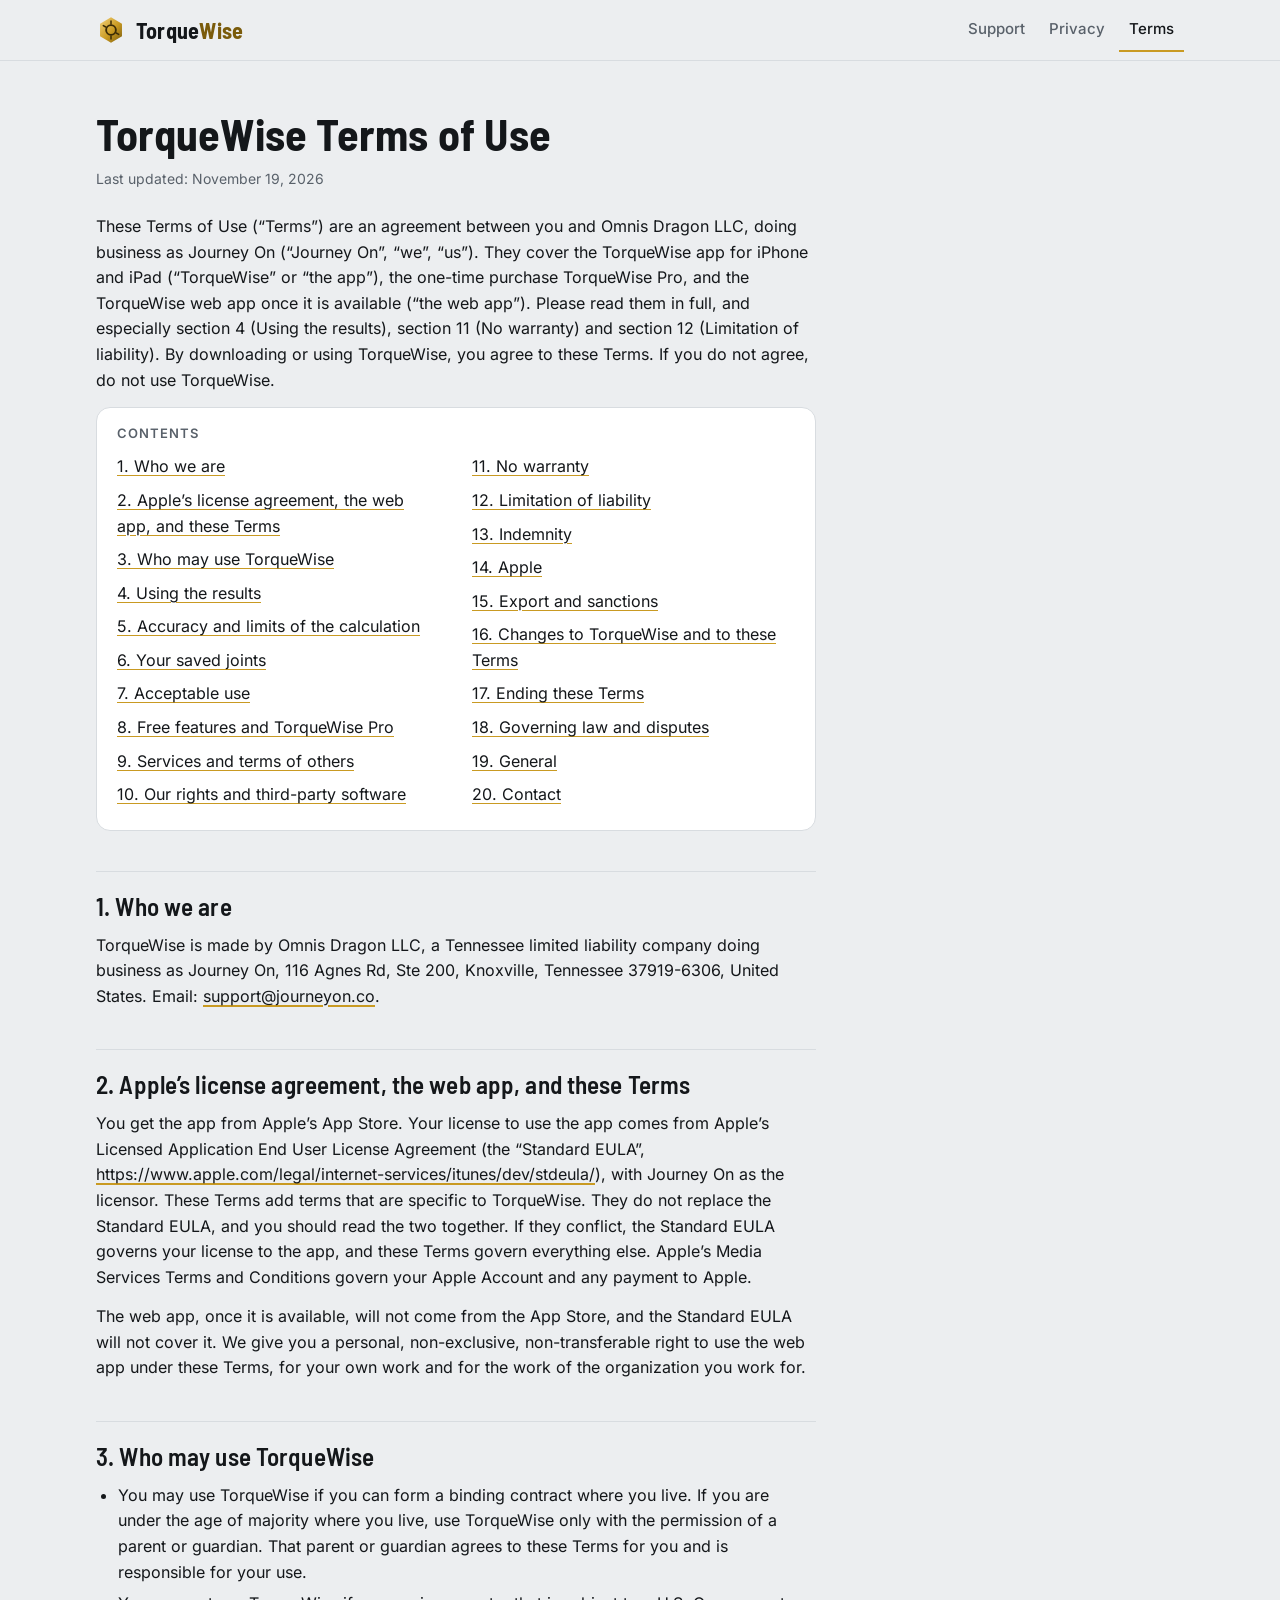
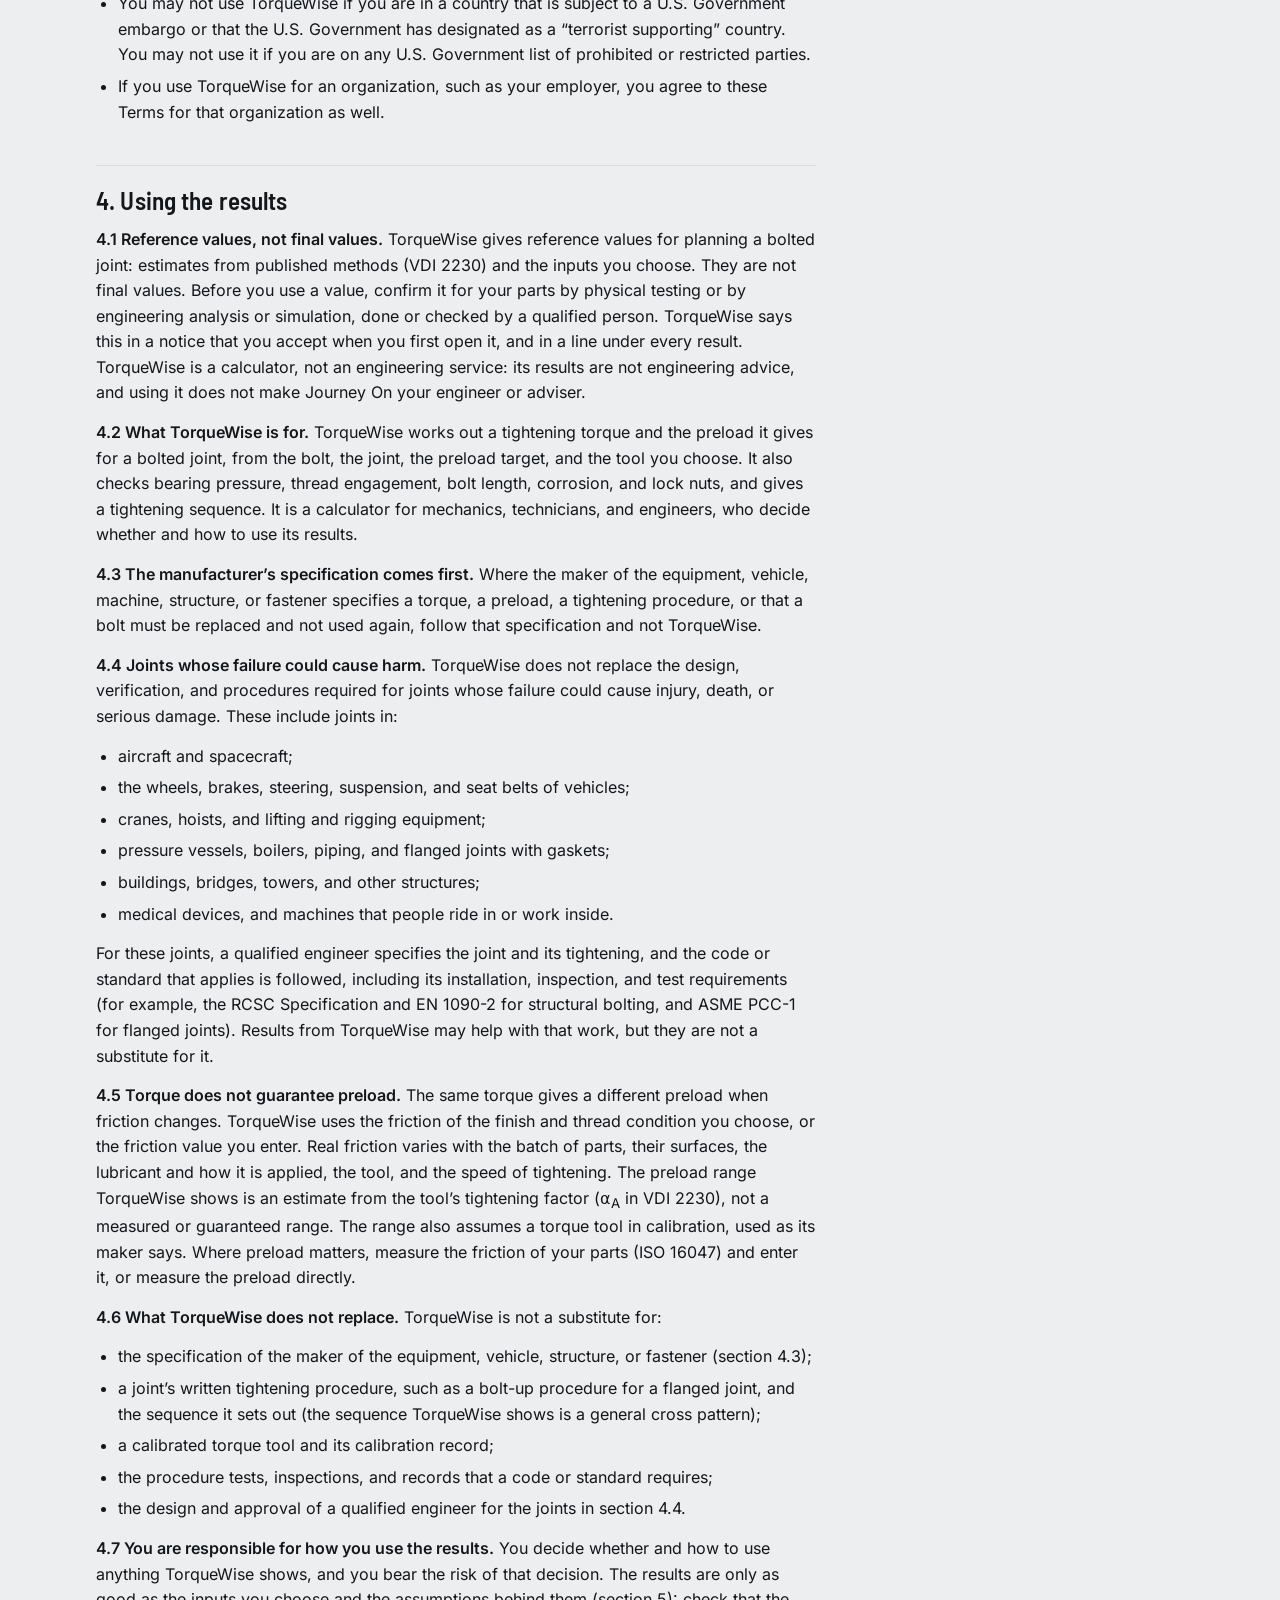
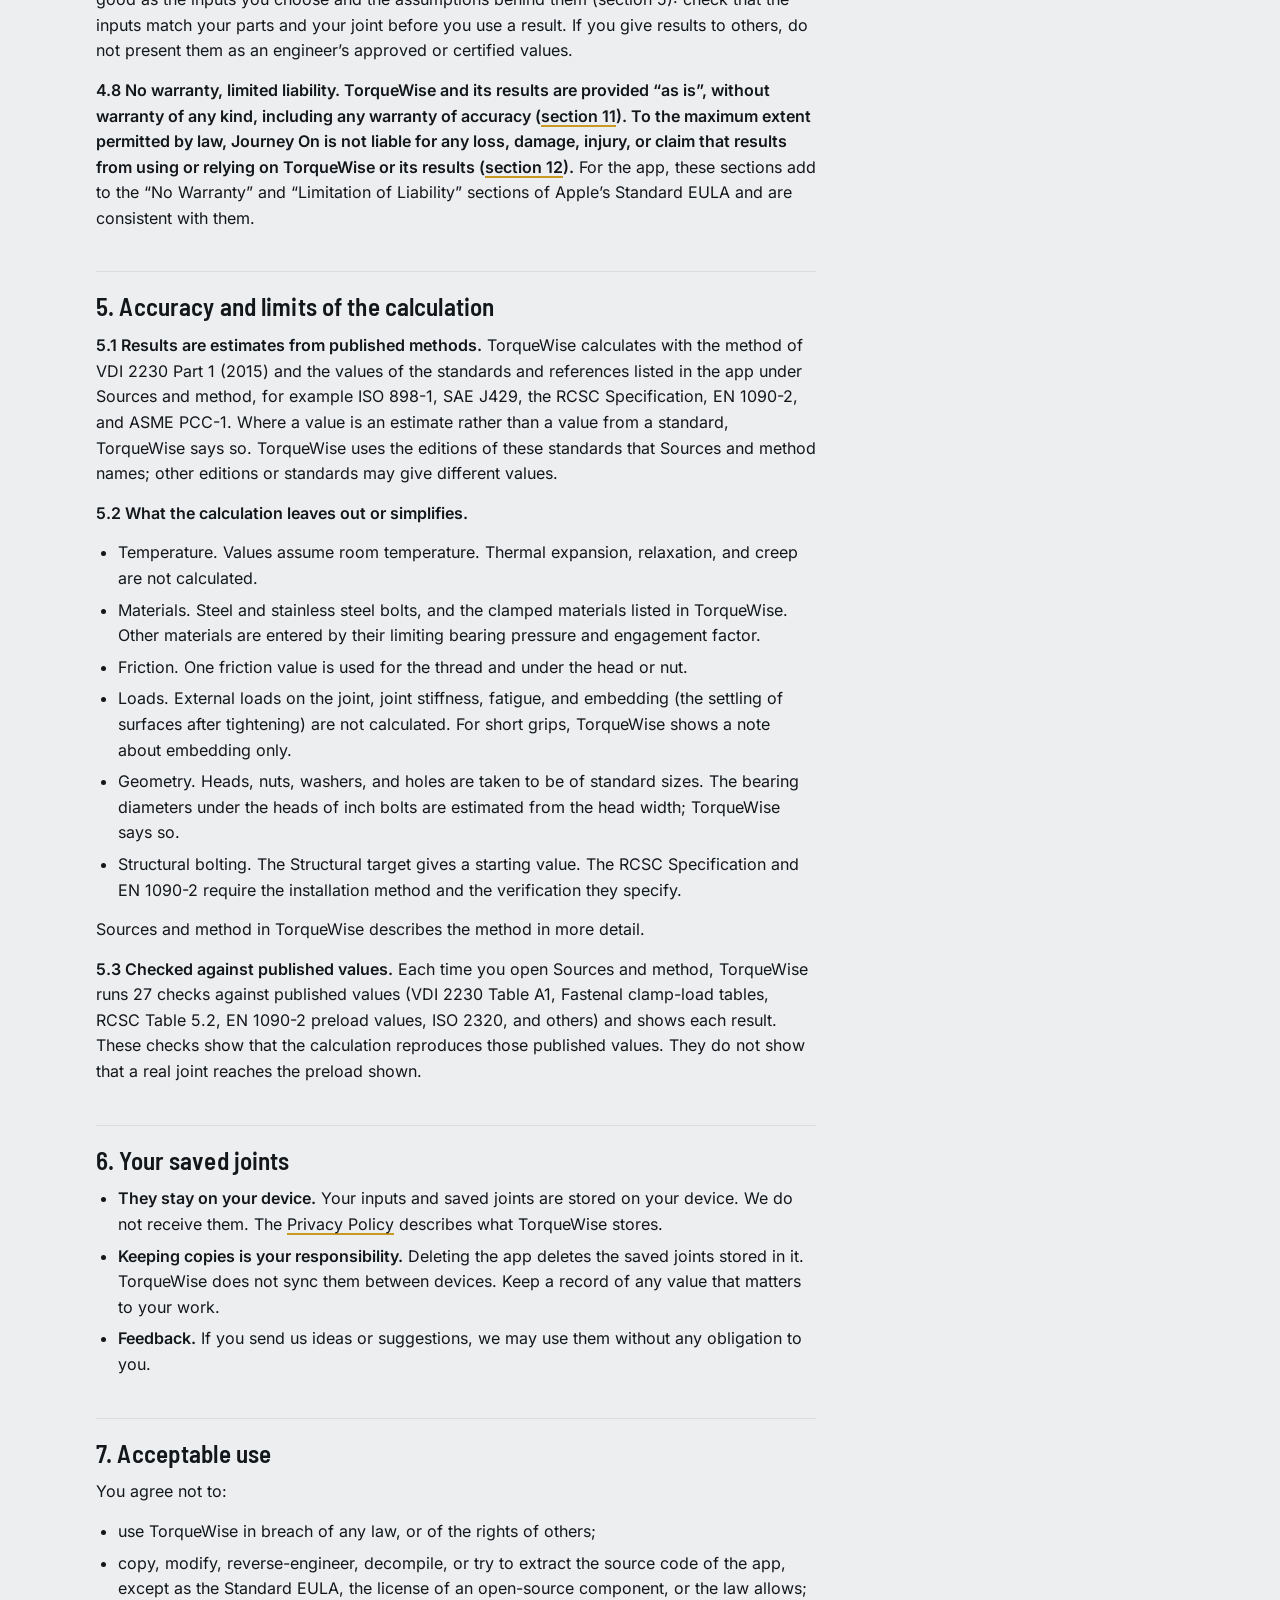
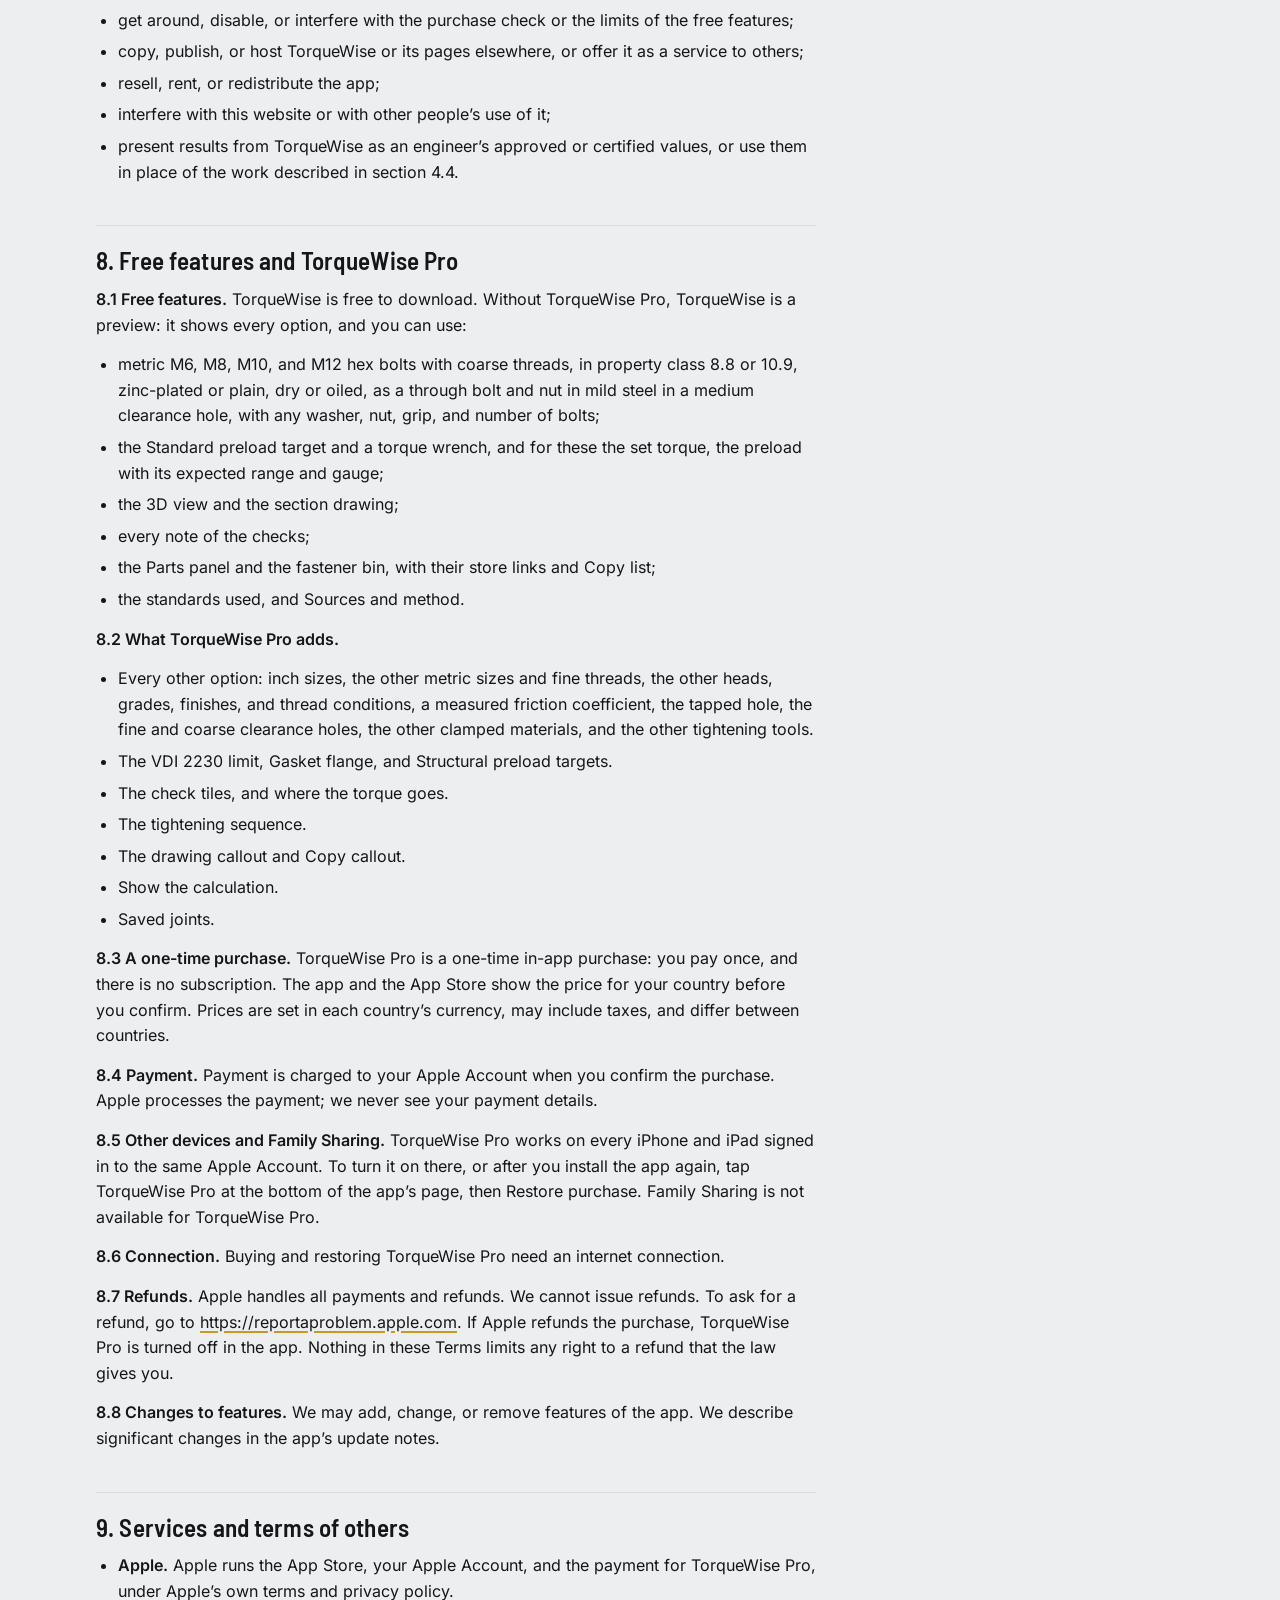
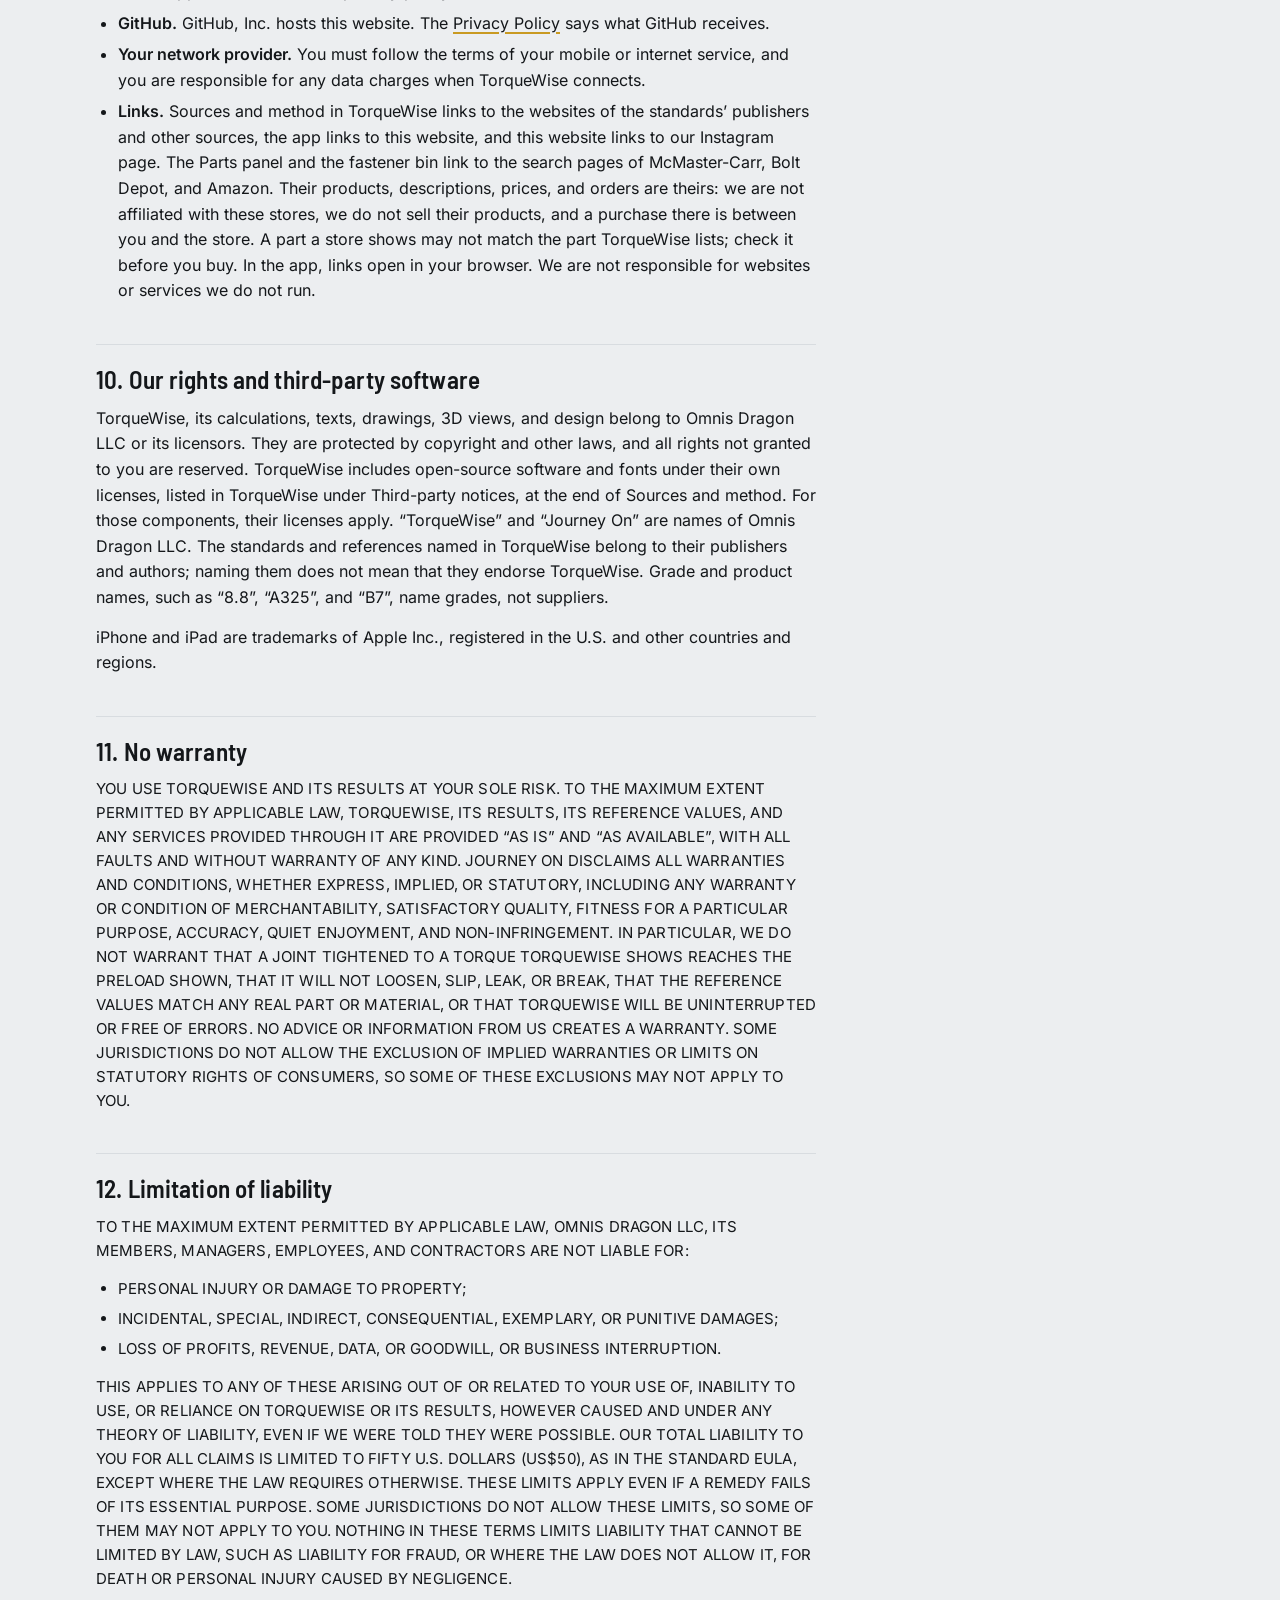
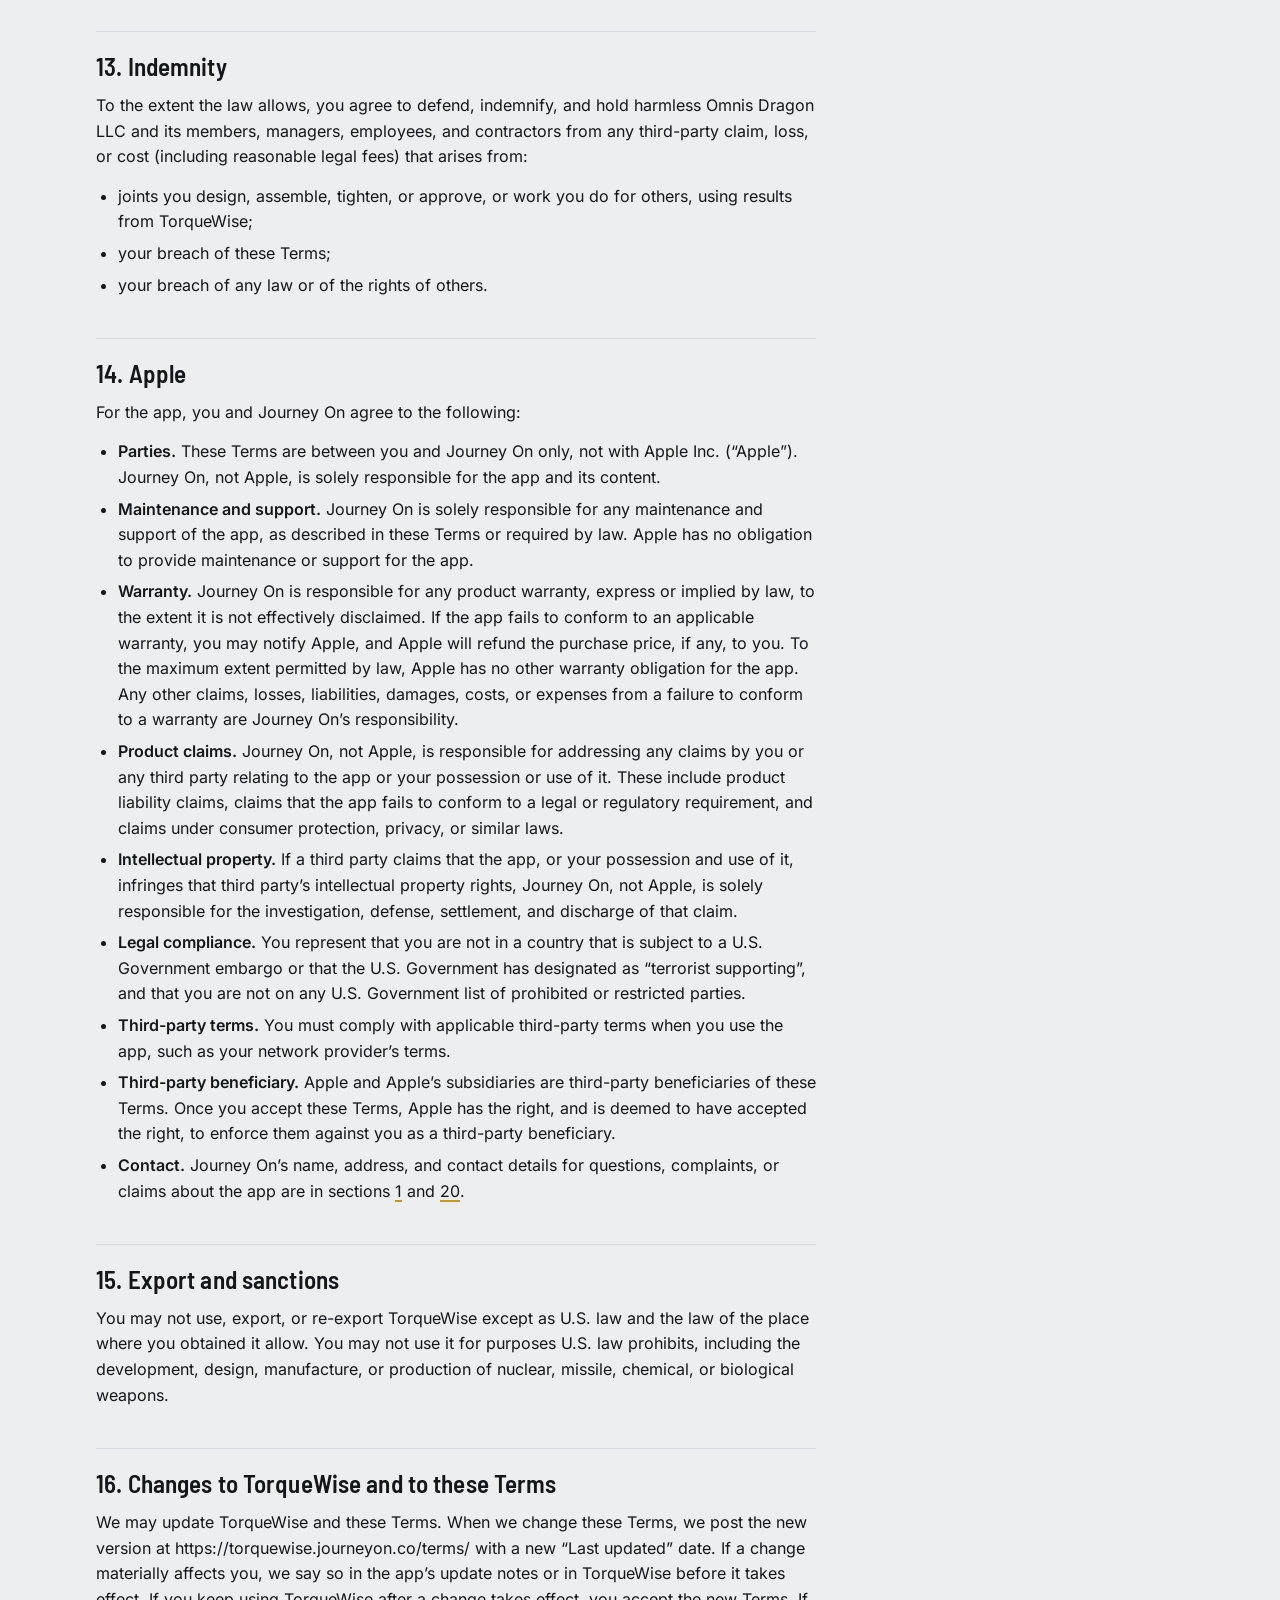
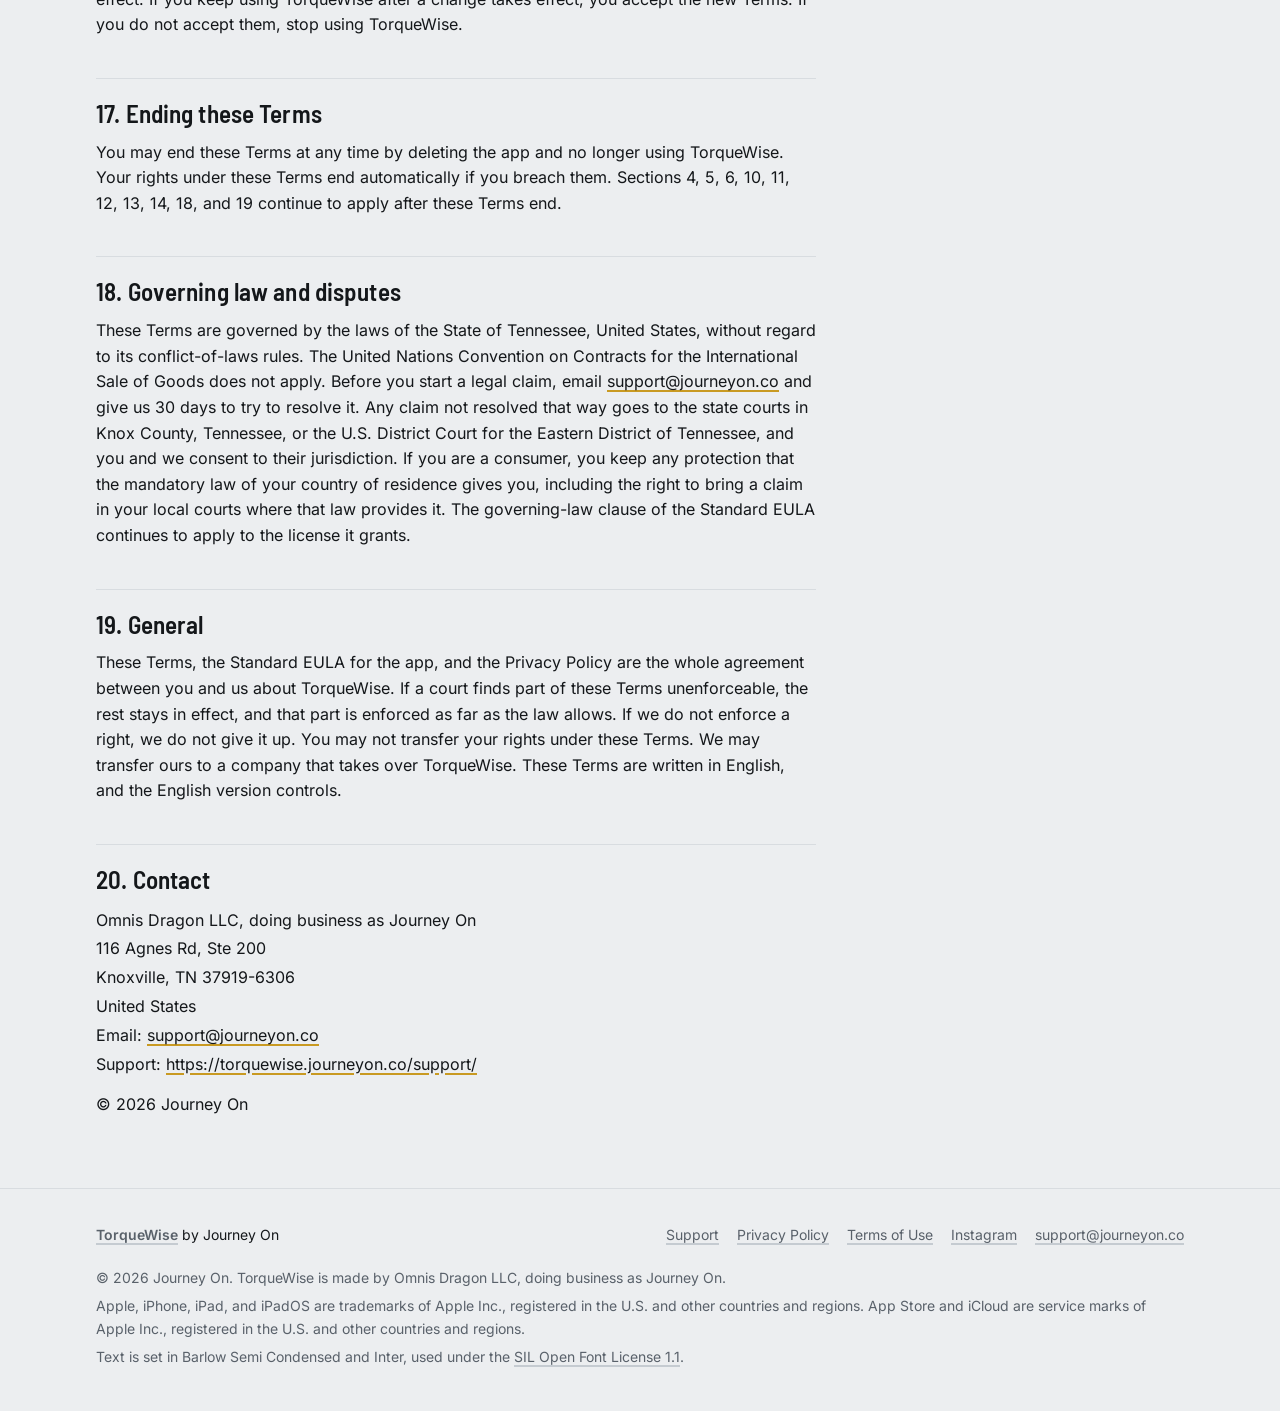
<file: terms/index.html>
<!doctype html>
<html lang="en">
<head>
<meta charset="utf-8">
<meta name="viewport" content="width=device-width, initial-scale=1, viewport-fit=cover">
<meta http-equiv="Content-Security-Policy" content="default-src 'none'; style-src 'self'; font-src 'self'; img-src 'self'; base-uri 'none'; form-action 'none'">
<meta name="color-scheme" content="light dark">
<meta name="theme-color" content="#eceef0" media="(prefers-color-scheme: light)">
<meta name="theme-color" content="#0f1113" media="(prefers-color-scheme: dark)">
<title>TorqueWise Terms of Use</title>
<meta name="description" content="The TorqueWise Terms of Use: using the results, the limits of the calculation, TorqueWise Pro, your saved joints, and your rights.">
<link rel="canonical" href="https://torquewise.journeyon.co/terms/">
<link rel="icon" href="../icons/icon-32.png" type="image/png" sizes="32x32">
<link rel="icon" href="../icons/icon-192.png" type="image/png" sizes="192x192">
<link rel="apple-touch-icon" href="../icons/apple-touch-icon.png">
<link rel="stylesheet" href="../assets/site.css">
</head>
<body>
<a class="skip" href="#main">Skip to content</a>

<header class="site-head">
  <div class="wrap">
    <a class="brand" href="../">
      <svg viewBox="0 0 32 32" aria-hidden="true"><defs><linearGradient id="bm" x1="0" y1="0" x2="1" y2="1"><stop offset="0" stop-color="#f3d27a"/><stop offset=".55" stop-color="#c99a22"/><stop offset="1" stop-color="#7a5b0b"/></linearGradient></defs><path d="M16 2.5 27.7 9.25v13.5L16 29.5 4.3 22.75V9.25Z" fill="url(#bm)"/><circle cx="16" cy="16" r="5.2" fill="none" stroke="#3b2c06" stroke-width="2"/><path d="M16 6.5v3M16 22.5v3M7.8 11.3l2.6 1.5M21.6 19.2l2.6 1.5" stroke="#3b2c06" stroke-width="1.6" stroke-linecap="round"/></svg>
      <span class="brand-name">Torque<span>Wise</span></span>
    </a>
    <nav class="site-nav" aria-label="Main">
      <ul>
        <li><a href="../support/">Support</a></li>
        <li><a href="../privacy/">Privacy</a></li>
        <li><a href="../terms/" aria-current="page">Terms</a></li>
      </ul>
    </nav>
  </div>
</header>

<main id="main" tabindex="-1">
  <div class="wrap">
    <article class="prose">
      <h1 class="page-title">TorqueWise Terms of Use</h1>
      <p class="updated">Last updated: November 19, 2026</p>

      <p>These Terms of Use (“Terms”) are an agreement between you and Omnis Dragon LLC, doing business as Journey On (“Journey On”, “we”, “us”). They cover the TorqueWise app for iPhone and iPad (“TorqueWise” or “the app”), the one-time purchase TorqueWise Pro, and the TorqueWise web app once it is available (“the web app”). Please read them in full, and especially section 4 (Using the results), section 11 (No warranty) and section 12 (Limitation of liability). By downloading or using TorqueWise, you agree to these Terms. If you do not agree, do not use TorqueWise.</p>

      <nav class="toc" aria-labelledby="toc-title">
        <h2 id="toc-title">Contents</h2>
        <ol>
          <li><a href="#who-we-are">1. Who we are</a></li>
          <li><a href="#license">2. Apple’s license agreement, the web app, and these Terms</a></li>
          <li><a href="#who-may-use">3. Who may use TorqueWise</a></li>
          <li><a href="#use">4. Using the results</a></li>
          <li><a href="#accuracy">5. Accuracy and limits of the calculation</a></li>
          <li><a href="#your-data">6. Your saved joints</a></li>
          <li><a href="#acceptable-use">7. Acceptable use</a></li>
          <li><a href="#pro">8. Free features and TorqueWise Pro</a></li>
          <li><a href="#others">9. Services and terms of others</a></li>
          <li><a href="#rights">10. Our rights and third-party software</a></li>
          <li><a href="#no-warranty">11. No warranty</a></li>
          <li><a href="#liability">12. Limitation of liability</a></li>
          <li><a href="#indemnity">13. Indemnity</a></li>
          <li><a href="#apple">14. Apple</a></li>
          <li><a href="#export">15. Export and sanctions</a></li>
          <li><a href="#changes">16. Changes to TorqueWise and to these Terms</a></li>
          <li><a href="#ending">17. Ending these Terms</a></li>
          <li><a href="#governing-law">18. Governing law and disputes</a></li>
          <li><a href="#general">19. General</a></li>
          <li><a href="#contact">20. Contact</a></li>
        </ol>
      </nav>

      <h2 id="who-we-are">1. Who we are</h2>
      <p>TorqueWise is made by Omnis Dragon LLC, a Tennessee limited liability company doing business as Journey On, 116 Agnes Rd, Ste 200, Knoxville, Tennessee 37919-6306, United States. Email: <a href="mailto:support@journeyon.co">support@journeyon.co</a>.</p>

      <h2 id="license">2. Apple’s license agreement, the web app, and these Terms</h2>
      <p>You get the app from Apple’s App Store. Your license to use the app comes from Apple’s Licensed Application End User License Agreement (the “Standard EULA”, <a href="https://www.apple.com/legal/internet-services/itunes/dev/stdeula/">https://www.apple.com/legal/internet-services/itunes/dev/stdeula/</a>), with Journey On as the licensor. These Terms add terms that are specific to TorqueWise. They do not replace the Standard EULA, and you should read the two together. If they conflict, the Standard EULA governs your license to the app, and these Terms govern everything else. Apple’s Media Services Terms and Conditions govern your Apple Account and any payment to Apple.</p>
      <p>The web app, once it is available, will not come from the App Store, and the Standard EULA will not cover it. We give you a personal, non-exclusive, non-transferable right to use the web app under these Terms, for your own work and for the work of the organization you work for.</p>

      <h2 id="who-may-use">3. Who may use TorqueWise</h2>
      <ul>
        <li>You may use TorqueWise if you can form a binding contract where you live. If you are under the age of majority where you live, use TorqueWise only with the permission of a parent or guardian. That parent or guardian agrees to these Terms for you and is responsible for your use.</li>
        <li>You may not use TorqueWise if you are in a country that is subject to a U.S. Government embargo or that the U.S. Government has designated as a “terrorist supporting” country. You may not use it if you are on any U.S. Government list of prohibited or restricted parties.</li>
        <li>If you use TorqueWise for an organization, such as your employer, you agree to these Terms for that organization as well.</li>
      </ul>

      <h2 id="use">4. Using the results</h2>
      <p><strong>4.1 Reference values, not final values.</strong> TorqueWise gives reference values for planning a bolted joint: estimates from published methods (VDI 2230) and the inputs you choose. They are not final values. Before you use a value, confirm it for your parts by physical testing or by engineering analysis or simulation, done or checked by a qualified person. TorqueWise says this in a notice that you accept when you first open it, and in a line under every result. TorqueWise is a calculator, not an engineering service: its results are not engineering advice, and using it does not make Journey On your engineer or adviser.</p>
      <p><strong>4.2 What TorqueWise is for.</strong> TorqueWise works out a tightening torque and the preload it gives for a bolted joint, from the bolt, the joint, the preload target, and the tool you choose. It also checks bearing pressure, thread engagement, bolt length, corrosion, and lock nuts, and gives a tightening sequence. It is a calculator for mechanics, technicians, and engineers, who decide whether and how to use its results.</p>
      <p><strong>4.3 The manufacturer’s specification comes first.</strong> Where the maker of the equipment, vehicle, machine, structure, or fastener specifies a torque, a preload, a tightening procedure, or that a bolt must be replaced and not used again, follow that specification and not TorqueWise.</p>
      <p><strong>4.4 Joints whose failure could cause harm.</strong> TorqueWise does not replace the design, verification, and procedures required for joints whose failure could cause injury, death, or serious damage. These include joints in:</p>
      <ul>
        <li>aircraft and spacecraft;</li>
        <li>the wheels, brakes, steering, suspension, and seat belts of vehicles;</li>
        <li>cranes, hoists, and lifting and rigging equipment;</li>
        <li>pressure vessels, boilers, piping, and flanged joints with gaskets;</li>
        <li>buildings, bridges, towers, and other structures;</li>
        <li>medical devices, and machines that people ride in or work inside.</li>
      </ul>
      <p>For these joints, a qualified engineer specifies the joint and its tightening, and the code or standard that applies is followed, including its installation, inspection, and test requirements (for example, the RCSC Specification and EN 1090-2 for structural bolting, and ASME PCC-1 for flanged joints). Results from TorqueWise may help with that work, but they are not a substitute for it.</p>
      <p><strong>4.5 Torque does not guarantee preload.</strong> The same torque gives a different preload when friction changes. TorqueWise uses the friction of the finish and thread condition you choose, or the friction value you enter. Real friction varies with the batch of parts, their surfaces, the lubricant and how it is applied, the tool, and the speed of tightening. The preload range TorqueWise shows is an estimate from the tool’s tightening factor (α<sub>A</sub> in VDI 2230), not a measured or guaranteed range. The range also assumes a torque tool in calibration, used as its maker says. Where preload matters, measure the friction of your parts (ISO 16047) and enter it, or measure the preload directly.</p>
      <p><strong>4.6 What TorqueWise does not replace.</strong> TorqueWise is not a substitute for:</p>
      <ul>
        <li>the specification of the maker of the equipment, vehicle, structure, or fastener (section 4.3);</li>
        <li>a joint’s written tightening procedure, such as a bolt-up procedure for a flanged joint, and the sequence it sets out (the sequence TorqueWise shows is a general cross pattern);</li>
        <li>a calibrated torque tool and its calibration record;</li>
        <li>the procedure tests, inspections, and records that a code or standard requires;</li>
        <li>the design and approval of a qualified engineer for the joints in section 4.4.</li>
      </ul>
      <p><strong>4.7 You are responsible for how you use the results.</strong> You decide whether and how to use anything TorqueWise shows, and you bear the risk of that decision. The results are only as good as the inputs you choose and the assumptions behind them (section 5): check that the inputs match your parts and your joint before you use a result. If you give results to others, do not present them as an engineer’s approved or certified values.</p>
      <p><strong>4.8 No warranty, limited liability. TorqueWise and its results are provided “as is”, without warranty of any kind, including any warranty of accuracy (<a href="#no-warranty">section 11</a>). To the maximum extent permitted by law, Journey On is not liable for any loss, damage, injury, or claim that results from using or relying on TorqueWise or its results (<a href="#liability">section 12</a>).</strong> For the app, these sections add to the “No Warranty” and “Limitation of Liability” sections of Apple’s Standard EULA and are consistent with them.</p>

      <h2 id="accuracy">5. Accuracy and limits of the calculation</h2>
      <p><strong>5.1 Results are estimates from published methods.</strong> TorqueWise calculates with the method of VDI 2230 Part 1 (2015) and the values of the standards and references listed in the app under Sources and method, for example ISO 898-1, SAE J429, the RCSC Specification, EN 1090-2, and ASME PCC-1. Where a value is an estimate rather than a value from a standard, TorqueWise says so. TorqueWise uses the editions of these standards that Sources and method names; other editions or standards may give different values.</p>
      <p><strong>5.2 What the calculation leaves out or simplifies.</strong></p>
      <ul>
        <li>Temperature. Values assume room temperature. Thermal expansion, relaxation, and creep are not calculated.</li>
        <li>Materials. Steel and stainless steel bolts, and the clamped materials listed in TorqueWise. Other materials are entered by their limiting bearing pressure and engagement factor.</li>
        <li>Friction. One friction value is used for the thread and under the head or nut.</li>
        <li>Loads. External loads on the joint, joint stiffness, fatigue, and embedding (the settling of surfaces after tightening) are not calculated. For short grips, TorqueWise shows a note about embedding only.</li>
        <li>Geometry. Heads, nuts, washers, and holes are taken to be of standard sizes. The bearing diameters under the heads of inch bolts are estimated from the head width; TorqueWise says so.</li>
        <li>Structural bolting. The Structural target gives a starting value. The RCSC Specification and EN 1090-2 require the installation method and the verification they specify.</li>
      </ul>
      <p>Sources and method in TorqueWise describes the method in more detail.</p>
      <p><strong>5.3 Checked against published values.</strong> Each time you open Sources and method, TorqueWise runs 27 checks against published values (VDI 2230 Table A1, Fastenal clamp-load tables, RCSC Table 5.2, EN 1090-2 preload values, ISO 2320, and others) and shows each result. These checks show that the calculation reproduces those published values. They do not show that a real joint reaches the preload shown.</p>

      <h2 id="your-data">6. Your saved joints</h2>
      <ul>
        <li><strong>They stay on your device.</strong> Your inputs and saved joints are stored on your device. We do not receive them. The <a href="../privacy/">Privacy Policy</a> describes what TorqueWise stores.</li>
        <li><strong>Keeping copies is your responsibility.</strong> Deleting the app deletes the saved joints stored in it. TorqueWise does not sync them between devices. Keep a record of any value that matters to your work.</li>
        <li><strong>Feedback.</strong> If you send us ideas or suggestions, we may use them without any obligation to you.</li>
      </ul>

      <h2 id="acceptable-use">7. Acceptable use</h2>
      <p>You agree not to:</p>
      <ul>
        <li>use TorqueWise in breach of any law, or of the rights of others;</li>
        <li>copy, modify, reverse-engineer, decompile, or try to extract the source code of the app, except as the Standard EULA, the license of an open-source component, or the law allows;</li>
        <li>get around, disable, or interfere with the purchase check or the limits of the free features;</li>
        <li>copy, publish, or host TorqueWise or its pages elsewhere, or offer it as a service to others;</li>
        <li>resell, rent, or redistribute the app;</li>
        <li>interfere with this website or with other people’s use of it;</li>
        <li>present results from TorqueWise as an engineer’s approved or certified values, or use them in place of the work described in section 4.4.</li>
      </ul>

      <h2 id="pro">8. Free features and TorqueWise Pro</h2>
      <p><strong>8.1 Free features.</strong> TorqueWise is free to download. Without TorqueWise Pro, TorqueWise is a preview: it shows every option, and you can use:</p>
      <ul>
        <li>metric M6, M8, M10, and M12 hex bolts with coarse threads, in property class 8.8 or 10.9, zinc-plated or plain, dry or oiled, as a through bolt and nut in mild steel in a medium clearance hole, with any washer, nut, grip, and number of bolts;</li>
        <li>the Standard preload target and a torque wrench, and for these the set torque, the preload with its expected range and gauge;</li>
        <li>the 3D view and the section drawing;</li>
        <li>every note of the checks;</li>
        <li>the Parts panel and the fastener bin, with their store links and Copy list;</li>
        <li>the standards used, and Sources and method.</li>
      </ul>
      <p><strong>8.2 What TorqueWise Pro adds.</strong></p>
      <ul>
        <li>Every other option: inch sizes, the other metric sizes and fine threads, the other heads, grades, finishes, and thread conditions, a measured friction coefficient, the tapped hole, the fine and coarse clearance holes, the other clamped materials, and the other tightening tools.</li>
        <li>The VDI 2230 limit, Gasket flange, and Structural preload targets.</li>
        <li>The check tiles, and where the torque goes.</li>
        <li>The tightening sequence.</li>
        <li>The drawing callout and Copy callout.</li>
        <li>Show the calculation.</li>
        <li>Saved joints.</li>
      </ul>
      <p><strong>8.3 A one-time purchase.</strong> TorqueWise Pro is a one-time in-app purchase: you pay once, and there is no subscription. The app and the App Store show the price for your country before you confirm. Prices are set in each country’s currency, may include taxes, and differ between countries.</p>
      <p><strong>8.4 Payment.</strong> Payment is charged to your Apple Account when you confirm the purchase. Apple processes the payment; we never see your payment details.</p>
      <p><strong>8.5 Other devices and Family Sharing.</strong> TorqueWise Pro works on every iPhone and iPad signed in to the same Apple Account. To turn it on there, or after you install the app again, tap TorqueWise Pro at the bottom of the app’s page, then Restore purchase. Family Sharing is not available for TorqueWise Pro.</p>
      <p><strong>8.6 Connection.</strong> Buying and restoring TorqueWise Pro need an internet connection.</p>
      <p><strong>8.7 Refunds.</strong> Apple handles all payments and refunds. We cannot issue refunds. To ask for a refund, go to <a href="https://reportaproblem.apple.com">https://reportaproblem.apple.com</a>. If Apple refunds the purchase, TorqueWise Pro is turned off in the app. Nothing in these Terms limits any right to a refund that the law gives you.</p>
      <p><strong>8.8 Changes to features.</strong> We may add, change, or remove features of the app. We describe significant changes in the app’s update notes.</p>

      <h2 id="others">9. Services and terms of others</h2>
      <ul>
        <li><strong>Apple.</strong> Apple runs the App Store, your Apple Account, and the payment for TorqueWise Pro, under Apple’s own terms and privacy policy.</li>
        <li><strong>GitHub.</strong> GitHub, Inc. hosts this website. The <a href="../privacy/#website">Privacy Policy</a> says what GitHub receives.</li>
        <li><strong>Your network provider.</strong> You must follow the terms of your mobile or internet service, and you are responsible for any data charges when TorqueWise connects.</li>
        <li><strong>Links.</strong> Sources and method in TorqueWise links to the websites of the standards’ publishers and other sources, the app links to this website, and this website links to our Instagram page. The Parts panel and the fastener bin link to the search pages of McMaster-Carr, Bolt Depot, and Amazon. Their products, descriptions, prices, and orders are theirs: we are not affiliated with these stores, we do not sell their products, and a purchase there is between you and the store. A part a store shows may not match the part TorqueWise lists; check it before you buy. In the app, links open in your browser. We are not responsible for websites or services we do not run.</li>
      </ul>

      <h2 id="rights">10. Our rights and third-party software</h2>
      <p>TorqueWise, its calculations, texts, drawings, 3D views, and design belong to Omnis Dragon LLC or its licensors. They are protected by copyright and other laws, and all rights not granted to you are reserved. TorqueWise includes open-source software and fonts under their own licenses, listed in TorqueWise under Third-party notices, at the end of Sources and method. For those components, their licenses apply. “TorqueWise” and “Journey On” are names of Omnis Dragon LLC. The standards and references named in TorqueWise belong to their publishers and authors; naming them does not mean that they endorse TorqueWise. Grade and product names, such as “8.8”, “A325”, and “B7”, name grades, not suppliers.</p>
      <p>iPhone and iPad are trademarks of Apple Inc., registered in the U.S. and other countries and regions.</p>

      <h2 id="no-warranty">11. No warranty</h2>
      <p class="caps">You use TorqueWise and its results at your sole risk. To the maximum extent permitted by applicable law, TorqueWise, its results, its reference values, and any services provided through it are provided “as is” and “as available”, with all faults and without warranty of any kind. Journey On disclaims all warranties and conditions, whether express, implied, or statutory, including any warranty or condition of merchantability, satisfactory quality, fitness for a particular purpose, accuracy, quiet enjoyment, and non-infringement. In particular, we do not warrant that a joint tightened to a torque TorqueWise shows reaches the preload shown, that it will not loosen, slip, leak, or break, that the reference values match any real part or material, or that TorqueWise will be uninterrupted or free of errors. No advice or information from us creates a warranty. Some jurisdictions do not allow the exclusion of implied warranties or limits on statutory rights of consumers, so some of these exclusions may not apply to you.</p>

      <h2 id="liability">12. Limitation of liability</h2>
      <p class="caps">To the maximum extent permitted by applicable law, Omnis Dragon LLC, its members, managers, employees, and contractors are not liable for:</p>
      <ul class="caps">
        <li>personal injury or damage to property;</li>
        <li>incidental, special, indirect, consequential, exemplary, or punitive damages;</li>
        <li>loss of profits, revenue, data, or goodwill, or business interruption.</li>
      </ul>
      <p class="caps">This applies to any of these arising out of or related to your use of, inability to use, or reliance on TorqueWise or its results, however caused and under any theory of liability, even if we were told they were possible. Our total liability to you for all claims is limited to fifty U.S. dollars (US$50), as in the Standard EULA, except where the law requires otherwise. These limits apply even if a remedy fails of its essential purpose. Some jurisdictions do not allow these limits, so some of them may not apply to you. Nothing in these Terms limits liability that cannot be limited by law, such as liability for fraud, or where the law does not allow it, for death or personal injury caused by negligence.</p>

      <h2 id="indemnity">13. Indemnity</h2>
      <p>To the extent the law allows, you agree to defend, indemnify, and hold harmless Omnis Dragon LLC and its members, managers, employees, and contractors from any third-party claim, loss, or cost (including reasonable legal fees) that arises from:</p>
      <ul>
        <li>joints you design, assemble, tighten, or approve, or work you do for others, using results from TorqueWise;</li>
        <li>your breach of these Terms;</li>
        <li>your breach of any law or of the rights of others.</li>
      </ul>

      <h2 id="apple">14. Apple</h2>
      <p>For the app, you and Journey On agree to the following:</p>
      <ul>
        <li><strong>Parties.</strong> These Terms are between you and Journey On only, not with Apple Inc. (“Apple”). Journey On, not Apple, is solely responsible for the app and its content.</li>
        <li><strong>Maintenance and support.</strong> Journey On is solely responsible for any maintenance and support of the app, as described in these Terms or required by law. Apple has no obligation to provide maintenance or support for the app.</li>
        <li><strong>Warranty.</strong> Journey On is responsible for any product warranty, express or implied by law, to the extent it is not effectively disclaimed. If the app fails to conform to an applicable warranty, you may notify Apple, and Apple will refund the purchase price, if any, to you. To the maximum extent permitted by law, Apple has no other warranty obligation for the app. Any other claims, losses, liabilities, damages, costs, or expenses from a failure to conform to a warranty are Journey On’s responsibility.</li>
        <li><strong>Product claims.</strong> Journey On, not Apple, is responsible for addressing any claims by you or any third party relating to the app or your possession or use of it. These include product liability claims, claims that the app fails to conform to a legal or regulatory requirement, and claims under consumer protection, privacy, or similar laws.</li>
        <li><strong>Intellectual property.</strong> If a third party claims that the app, or your possession and use of it, infringes that third party’s intellectual property rights, Journey On, not Apple, is solely responsible for the investigation, defense, settlement, and discharge of that claim.</li>
        <li><strong>Legal compliance.</strong> You represent that you are not in a country that is subject to a U.S. Government embargo or that the U.S. Government has designated as “terrorist supporting”, and that you are not on any U.S. Government list of prohibited or restricted parties.</li>
        <li><strong>Third-party terms.</strong> You must comply with applicable third-party terms when you use the app, such as your network provider’s terms.</li>
        <li><strong>Third-party beneficiary.</strong> Apple and Apple’s subsidiaries are third-party beneficiaries of these Terms. Once you accept these Terms, Apple has the right, and is deemed to have accepted the right, to enforce them against you as a third-party beneficiary.</li>
        <li><strong>Contact.</strong> Journey On’s name, address, and contact details for questions, complaints, or claims about the app are in sections <a href="#who-we-are">1</a> and <a href="#contact">20</a>.</li>
      </ul>

      <h2 id="export">15. Export and sanctions</h2>
      <p>You may not use, export, or re-export TorqueWise except as U.S. law and the law of the place where you obtained it allow. You may not use it for purposes U.S. law prohibits, including the development, design, manufacture, or production of nuclear, missile, chemical, or biological weapons.</p>

      <h2 id="changes">16. Changes to TorqueWise and to these Terms</h2>
      <p>We may update TorqueWise and these Terms. When we change these Terms, we post the new version at https://torquewise.journeyon.co/terms/ with a new “Last updated” date. If a change materially affects you, we say so in the app’s update notes or in TorqueWise before it takes effect. If you keep using TorqueWise after a change takes effect, you accept the new Terms. If you do not accept them, stop using TorqueWise.</p>

      <h2 id="ending">17. Ending these Terms</h2>
      <p>You may end these Terms at any time by deleting the app and no longer using TorqueWise. Your rights under these Terms end automatically if you breach them. Sections 4, 5, 6, 10, 11, 12, 13, 14, 18, and 19 continue to apply after these Terms end.</p>

      <h2 id="governing-law">18. Governing law and disputes</h2>
      <p>These Terms are governed by the laws of the State of Tennessee, United States, without regard to its conflict-of-laws rules. The United Nations Convention on Contracts for the International Sale of Goods does not apply. Before you start a legal claim, email <a href="mailto:support@journeyon.co">support@journeyon.co</a> and give us 30 days to try to resolve it. Any claim not resolved that way goes to the state courts in Knox County, Tennessee, or the U.S. District Court for the Eastern District of Tennessee, and you and we consent to their jurisdiction. If you are a consumer, you keep any protection that the mandatory law of your country of residence gives you, including the right to bring a claim in your local courts where that law provides it. The governing-law clause of the Standard EULA continues to apply to the license it grants.</p>

      <h2 id="general">19. General</h2>
      <p>These Terms, the Standard EULA for the app, and the Privacy Policy are the whole agreement between you and us about TorqueWise. If a court finds part of these Terms unenforceable, the rest stays in effect, and that part is enforced as far as the law allows. If we do not enforce a right, we do not give it up. You may not transfer your rights under these Terms. We may transfer ours to a company that takes over TorqueWise. These Terms are written in English, and the English version controls.</p>

      <h2 id="contact">20. Contact</h2>
      <address class="address">
        Omnis Dragon LLC, doing business as Journey On<br>
        116 Agnes Rd, Ste 200<br>
        Knoxville, TN 37919-6306<br>
        United States<br>
        Email: <a href="mailto:support@journeyon.co">support@journeyon.co</a><br>
        Support: <a href="../support/">https://torquewise.journeyon.co/support/</a>
      </address>
      <p>© 2026 Journey On</p>
    </article>
  </div>
</main>

<footer class="site-foot">
  <div class="wrap">
    <div class="foot-top">
      <p class="foot-brand"><a href="../"><strong>TorqueWise</strong></a> by Journey On</p>
      <nav aria-label="Footer">
        <ul class="foot-links">
          <li><a href="../support/">Support</a></li>
          <li><a href="../privacy/">Privacy Policy</a></li>
          <li><a href="../terms/">Terms of Use</a></li>
          <li><a href="https://www.instagram.com/journeyon_co/">Instagram</a></li>
          <li><a href="mailto:support@journeyon.co">support@journeyon.co</a></li>
        </ul>
      </nav>
    </div>
    <p>© 2026 Journey On. TorqueWise is made by Omnis Dragon LLC, doing business as Journey On.</p>
    <p>Apple, iPhone, iPad, and iPadOS are trademarks of Apple Inc., registered in the U.S. and other countries and regions. App Store and iCloud are service marks of Apple Inc., registered in the U.S. and other countries and regions.</p>
    <p>Text is set in Barlow Semi Condensed and Inter, used under the <a href="../fonts/LICENSE.txt">SIL Open Font License 1.1</a>.</p>
  </div>
</footer>
</body>
</html>
</file>
<file: assets/site.css>
/* TorqueWise website: the Privacy, Support, Terms and 404 pages. The calculator at the site's root has its own styles.
   Colors are the calculator's tokens (src/style.css); light follows the system setting, as in the calculator. The fonts
   are the calculator's own files in /fonts/ (build/web/fonts/), so the pages ask no other host for anything. */

@font-face {
  font-family: 'Barlow Semi Condensed';
  font-style: normal;
  font-weight: 600;
  font-display: swap;
  src: url('../fonts/barlow-semi-condensed-latin-ext-600-normal.woff2') format('woff2');
  unicode-range: U+0100-02BA,U+02BD-02C5,U+02C7-02CC,U+02CE-02D7,U+02DD-02FF,U+0304,U+0308,U+0329,U+1D00-1DBF,U+1E00-1E9F,U+1EF2-1EFF,U+2020,U+20A0-20AB,U+20AD-20C0,U+2113,U+2C60-2C7F,U+A720-A7FF;
}
@font-face {
  font-family: 'Barlow Semi Condensed';
  font-style: normal;
  font-weight: 600;
  font-display: swap;
  src: url('../fonts/barlow-semi-condensed-latin-600-normal.woff2') format('woff2');
  unicode-range: U+0000-00FF,U+0131,U+0152-0153,U+02BB-02BC,U+02C6,U+02DA,U+02DC,U+0304,U+0308,U+0329,U+2000-206F,U+20AC,U+2122,U+2191,U+2193,U+2212,U+2215,U+FEFF,U+FFFD;
}
@font-face {
  font-family: 'Barlow Semi Condensed';
  font-style: normal;
  font-weight: 700;
  font-display: swap;
  src: url('../fonts/barlow-semi-condensed-latin-ext-700-normal.woff2') format('woff2');
  unicode-range: U+0100-02BA,U+02BD-02C5,U+02C7-02CC,U+02CE-02D7,U+02DD-02FF,U+0304,U+0308,U+0329,U+1D00-1DBF,U+1E00-1E9F,U+1EF2-1EFF,U+2020,U+20A0-20AB,U+20AD-20C0,U+2113,U+2C60-2C7F,U+A720-A7FF;
}
@font-face {
  font-family: 'Barlow Semi Condensed';
  font-style: normal;
  font-weight: 700;
  font-display: swap;
  src: url('../fonts/barlow-semi-condensed-latin-700-normal.woff2') format('woff2');
  unicode-range: U+0000-00FF,U+0131,U+0152-0153,U+02BB-02BC,U+02C6,U+02DA,U+02DC,U+0304,U+0308,U+0329,U+2000-206F,U+20AC,U+2122,U+2191,U+2193,U+2212,U+2215,U+FEFF,U+FFFD;
}
@font-face {
  font-family: 'Inter';
  font-style: normal;
  font-weight: 400;
  font-display: swap;
  src: url('../fonts/inter-latin-ext-400-normal.woff2') format('woff2');
  unicode-range: U+0100-02BA,U+02BD-02C5,U+02C7-02CC,U+02CE-02D7,U+02DD-02FF,U+0304,U+0308,U+0329,U+1D00-1DBF,U+1E00-1E9F,U+1EF2-1EFF,U+2020,U+20A0-20AB,U+20AD-20C0,U+2113,U+2C60-2C7F,U+A720-A7FF;
}
@font-face {
  font-family: 'Inter';
  font-style: normal;
  font-weight: 400;
  font-display: swap;
  src: url('../fonts/inter-latin-400-normal.woff2') format('woff2');
  unicode-range: U+0000-00FF,U+0131,U+0152-0153,U+02BB-02BC,U+02C6,U+02DA,U+02DC,U+0304,U+0308,U+0329,U+2000-206F,U+20AC,U+2122,U+2191,U+2193,U+2212,U+2215,U+FEFF,U+FFFD;
}
@font-face {
  font-family: 'Inter';
  font-style: normal;
  font-weight: 500;
  font-display: swap;
  src: url('../fonts/inter-latin-ext-500-normal.woff2') format('woff2');
  unicode-range: U+0100-02BA,U+02BD-02C5,U+02C7-02CC,U+02CE-02D7,U+02DD-02FF,U+0304,U+0308,U+0329,U+1D00-1DBF,U+1E00-1E9F,U+1EF2-1EFF,U+2020,U+20A0-20AB,U+20AD-20C0,U+2113,U+2C60-2C7F,U+A720-A7FF;
}
@font-face {
  font-family: 'Inter';
  font-style: normal;
  font-weight: 500;
  font-display: swap;
  src: url('../fonts/inter-latin-500-normal.woff2') format('woff2');
  unicode-range: U+0000-00FF,U+0131,U+0152-0153,U+02BB-02BC,U+02C6,U+02DA,U+02DC,U+0304,U+0308,U+0329,U+2000-206F,U+20AC,U+2122,U+2191,U+2193,U+2212,U+2215,U+FEFF,U+FFFD;
}
@font-face {
  font-family: 'Inter';
  font-style: normal;
  font-weight: 600;
  font-display: swap;
  src: url('../fonts/inter-latin-ext-600-normal.woff2') format('woff2');
  unicode-range: U+0100-02BA,U+02BD-02C5,U+02C7-02CC,U+02CE-02D7,U+02DD-02FF,U+0304,U+0308,U+0329,U+1D00-1DBF,U+1E00-1E9F,U+1EF2-1EFF,U+2020,U+20A0-20AB,U+20AD-20C0,U+2113,U+2C60-2C7F,U+A720-A7FF;
}
@font-face {
  font-family: 'Inter';
  font-style: normal;
  font-weight: 600;
  font-display: swap;
  src: url('../fonts/inter-latin-600-normal.woff2') format('woff2');
  unicode-range: U+0000-00FF,U+0131,U+0152-0153,U+02BB-02BC,U+02C6,U+02DA,U+02DC,U+0304,U+0308,U+0329,U+2000-206F,U+20AC,U+2122,U+2191,U+2193,U+2212,U+2215,U+FEFF,U+FFFD;
}

:root {
  --bg: #eceef0;
  --surface: #ffffff;
  --surface-2: #f4f5f6;
  --line: #d8dce0;
  --line-2: #c5cbd1;
  --ink: #14171a;
  --muted: #59616a;
  --accent: #c99a22;
  --accent-ink: #7a5b0b;
  --shadow: 0 1px 2px rgba(20, 23, 26, .06), 0 10px 30px rgba(20, 23, 26, .07);
  --f-display: 'Barlow Semi Condensed', 'Arial Narrow', 'Helvetica Neue', system-ui, sans-serif;
  --f-body: 'Inter', system-ui, -apple-system, 'Segoe UI', Roboto, sans-serif;
  --r-md: 14px;
  --r-sm: 10px;
  --gutter-l: max(16px, env(safe-area-inset-left, 0px));
  --gutter-r: max(16px, env(safe-area-inset-right, 0px));
  color-scheme: light;
}

@media (prefers-color-scheme: dark) {
  :root:not([data-theme="light"]) {
    --bg: #0f1113;
    --surface: #171a1d;
    --surface-2: #1e2226;
    --line: #2a2f34;
    --line-2: #39404a;
    --ink: #eceff1;
    --muted: #a2aab2;
    --accent: #e2b547;
    --accent-ink: #f0c96a;
    --shadow: 0 1px 0 rgba(255, 255, 255, .03) inset, 0 12px 30px rgba(0, 0, 0, .35);
    color-scheme: dark;
  }
}

:root[data-theme="dark"] {
  --bg: #0f1113;
  --surface: #171a1d;
  --surface-2: #1e2226;
  --line: #2a2f34;
  --line-2: #39404a;
  --ink: #eceff1;
  --muted: #a2aab2;
  --accent: #e2b547;
  --accent-ink: #f0c96a;
  --shadow: 0 1px 0 rgba(255, 255, 255, .03) inset, 0 12px 30px rgba(0, 0, 0, .35);
  color-scheme: dark;
}

*,
*::before,
*::after {
  box-sizing: border-box;
}

html {
  -webkit-text-size-adjust: 100%;
  text-size-adjust: 100%;
}

body {
  margin: 0;
  background: var(--bg);
  color: var(--ink);
  font: 16px/1.6 var(--f-body);
  overflow-wrap: break-word;
  -webkit-font-smoothing: antialiased;
}

strong,
b {
  font-weight: 600;
}

h1,
h2,
h3 {
  margin: 0;
  font-family: var(--f-display);
  font-weight: 600;
  line-height: 1.15;
  letter-spacing: .005em;
  text-wrap: balance;
}

[id] {
  scroll-margin-top: 16px;
}

p,
ul,
ol {
  margin: 0 0 14px;
}

ul,
ol {
  padding-left: 22px;
}

li {
  margin: 0 0 6px;
}

a {
  color: var(--ink);
  text-decoration: underline;
  text-decoration-color: var(--accent);
  text-decoration-thickness: 2px;
  text-underline-offset: 3px;
}

a:hover {
  text-decoration-color: var(--ink);
}

:focus-visible {
  outline: 2px solid var(--accent);
  outline-offset: 2px;
  border-radius: 4px;
}

/* Skip link: off screen until it has focus */
.skip {
  position: absolute;
  left: 16px;
  top: -200px;
  z-index: 90;
  padding: 10px 16px;
  background: var(--surface);
  color: var(--ink);
  border: 1px solid var(--line);
  border-radius: var(--r-sm);
  box-shadow: var(--shadow);
  font-weight: 600;
}

.skip:focus {
  top: 12px;
}

.wrap {
  max-width: 1120px;
  margin: 0 auto;
  padding-left: var(--gutter-l);
  padding-right: var(--gutter-r);
}

/* Header: the calculator's brand, which links back to it, and the three pages */
.site-head {
  border-bottom: 1px solid var(--line);
  background: var(--bg);
}

.site-head .wrap {
  display: flex;
  align-items: center;
  justify-content: space-between;
  gap: 12px;
  min-height: 60px;
}

.brand {
  display: inline-flex;
  align-items: center;
  gap: 10px;
  min-height: 44px;
  color: var(--ink);
  text-decoration: none;
  white-space: nowrap;
}

.brand svg {
  flex: none;
  width: 30px;
  height: 30px;
}

.brand-name {
  font: 700 22px/1 var(--f-display);
  letter-spacing: .01em;
}

.brand-name span {
  color: var(--accent-ink);
}

.site-nav ul {
  display: flex;
  gap: 4px;
  list-style: none;
  margin: 0;
  padding: 0;
}

.site-nav li {
  margin: 0;
}

.site-nav a {
  display: inline-flex;
  align-items: center;
  min-height: 44px;
  padding: 0 10px;
  color: var(--muted);
  font-weight: 500;
  font-size: 15px;
  text-decoration: none;
  border-bottom: 2px solid transparent;
}

.site-nav a:hover {
  color: var(--ink);
}

.site-nav a[aria-current="page"] {
  color: var(--ink);
  border-bottom-color: var(--accent);
}

/* Main */
main {
  display: block;
  padding: 32px 0 56px;
}

main:focus {
  outline: none;
}

.prose {
  max-width: 720px;
}

.page-title {
  font-size: 34px;
  font-weight: 700;
  margin-bottom: 8px;
}

.updated {
  color: var(--muted);
  font-size: 14px;
  margin-bottom: 24px;
}

/* Home page */
.eyebrow {
  margin: 0 0 6px;
  color: var(--muted);
  font-size: 16px;
  font-weight: 500;
}

.lead {
  font-size: 21px;
  line-height: 1.45;
}

/* The App Store link: text in the calculator's primary button (src/style.css, .btn.primary), not Apple's badge image,
   so the page still asks no other host for anything */
.store {
  display: flex;
  margin: 10px 0 8px;
}

.store a {
  display: inline-flex;
  align-items: center;
  min-height: 48px;
  padding: 12px 20px;
  border: 1px solid var(--ink);
  border-radius: var(--r-sm);
  background: var(--ink);
  color: var(--bg);
  font-weight: 600;
  text-decoration: none;
}

.store a:hover {
  text-decoration: underline;
  text-decoration-color: var(--accent);
  text-decoration-thickness: 2px;
  text-underline-offset: 3px;
}

.small {
  font-size: 14px;
}

.muted {
  color: var(--muted);
}

.prose h2 {
  font-size: 25px;
  margin: 40px 0 12px;
  padding-top: 20px;
  border-top: 1px solid var(--line);
}

.prose h3 {
  font-size: 20px;
  margin: 28px 0 8px;
}

.prose .first {
  margin-top: 28px;
}

.toc {
  background: var(--surface);
  border: 1px solid var(--line);
  border-radius: var(--r-md);
  padding: 16px 20px 6px;
  margin: 8px 0;
}

.toc h2 {
  font: 600 13px/1.4 var(--f-body);
  letter-spacing: .08em;
  text-transform: uppercase;
  color: var(--muted);
  margin: 0 0 10px;
  padding: 0;
  border: 0;
}

.toc ol,
.toc ul {
  margin: 0 0 10px;
  padding-left: 0;
  list-style: none;
}

.toc li {
  margin: 0 0 4px;
  break-inside: avoid;
}

.toc a {
  display: inline-block;
  padding: 2px 0;
  text-decoration-thickness: 1px;
}

.summary {
  background: var(--surface-2);
  border: 1px solid var(--line);
  border-left: 3px solid var(--accent);
  border-radius: var(--r-sm);
  padding: 16px 20px 4px;
  margin: 0 0 20px;
}

.caps {
  text-transform: uppercase;
  font-size: 15px;
  letter-spacing: .01em;
}

.address {
  font-style: normal;
  line-height: 1.8;
  margin: 0 0 14px;
}

.contact-box {
  background: var(--surface);
  border: 1px solid var(--line);
  border-radius: var(--r-md);
  padding: 18px 20px;
  margin: 0 0 16px;
  box-shadow: var(--shadow);
}

.contact-box .email {
  font-size: 20px;
  font-weight: 600;
}

.contact-box > :last-child {
  margin-bottom: 0;
}

.faq h3 {
  margin-top: 26px;
}

/* Footer */
.site-foot {
  border-top: 1px solid var(--line);
  color: var(--muted);
  font-size: 14px;
  padding: 28px 0 calc(36px + env(safe-area-inset-bottom, 0px));
}

.site-foot a {
  color: var(--muted);
  text-decoration-color: var(--line-2);
}

.site-foot a:hover {
  color: var(--ink);
  text-decoration-color: var(--accent);
}

.foot-top {
  display: flex;
  flex-wrap: wrap;
  align-items: center;
  justify-content: space-between;
  gap: 4px 24px;
  margin-bottom: 14px;
}

.site-foot .foot-brand {
  margin: 0;
  color: var(--ink);
}

.foot-links {
  display: flex;
  flex-wrap: wrap;
  gap: 0 18px;
  list-style: none;
  padding: 0;
  margin: 0;
}

.foot-links li {
  margin: 0;
}

.foot-links a {
  display: inline-flex;
  align-items: center;
  min-height: 36px;
}

.site-foot p {
  margin: 0 0 6px;
}

/* Phones: the brand shows its mark only, and its name stays for screen readers (each page's title names TorqueWise
   just below), so the mark and the three links keep to one line down to 320 px */
@media (max-width: 479px) {
  .site-head .wrap {
    gap: 8px;
  }

  .brand-name {
    position: absolute;
    width: 1px;
    height: 1px;
    overflow: hidden;
    clip-path: inset(50%);
    white-space: nowrap;
  }

  .site-nav {
    margin-right: -8px;
  }

  .site-nav ul {
    gap: 0;
  }

  .site-nav a {
    padding: 0 8px;
  }

  .page-title {
    font-size: 30px;
  }
}

@media (min-width: 720px) {
  .toc ol {
    columns: 2;
    column-gap: 32px;
  }

  .page-title {
    font-size: 44px;
  }
}

@media (min-width: 960px) {
  main {
    padding-top: 48px;
  }
}

@media print {
  .skip,
  .site-nav {
    display: none;
  }

  .site-foot {
    border-top: 0;
  }
}
</file>
